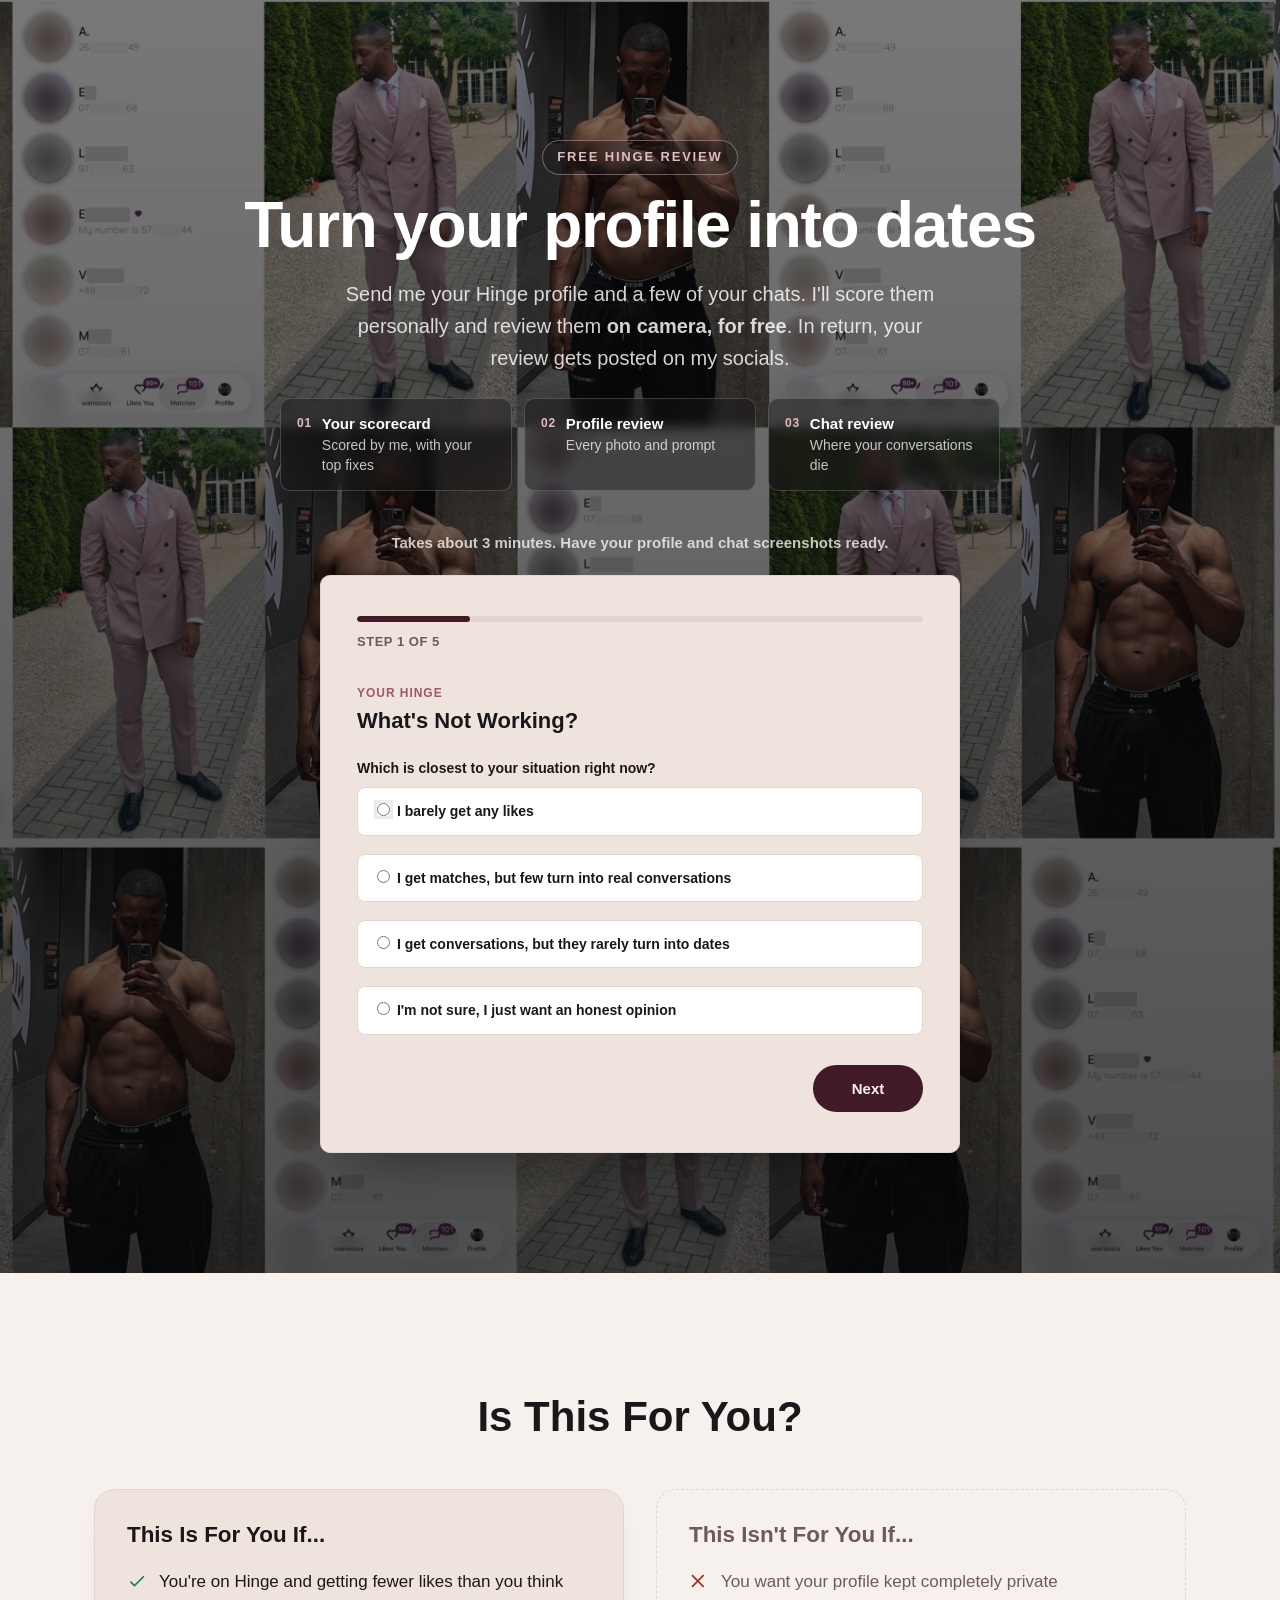
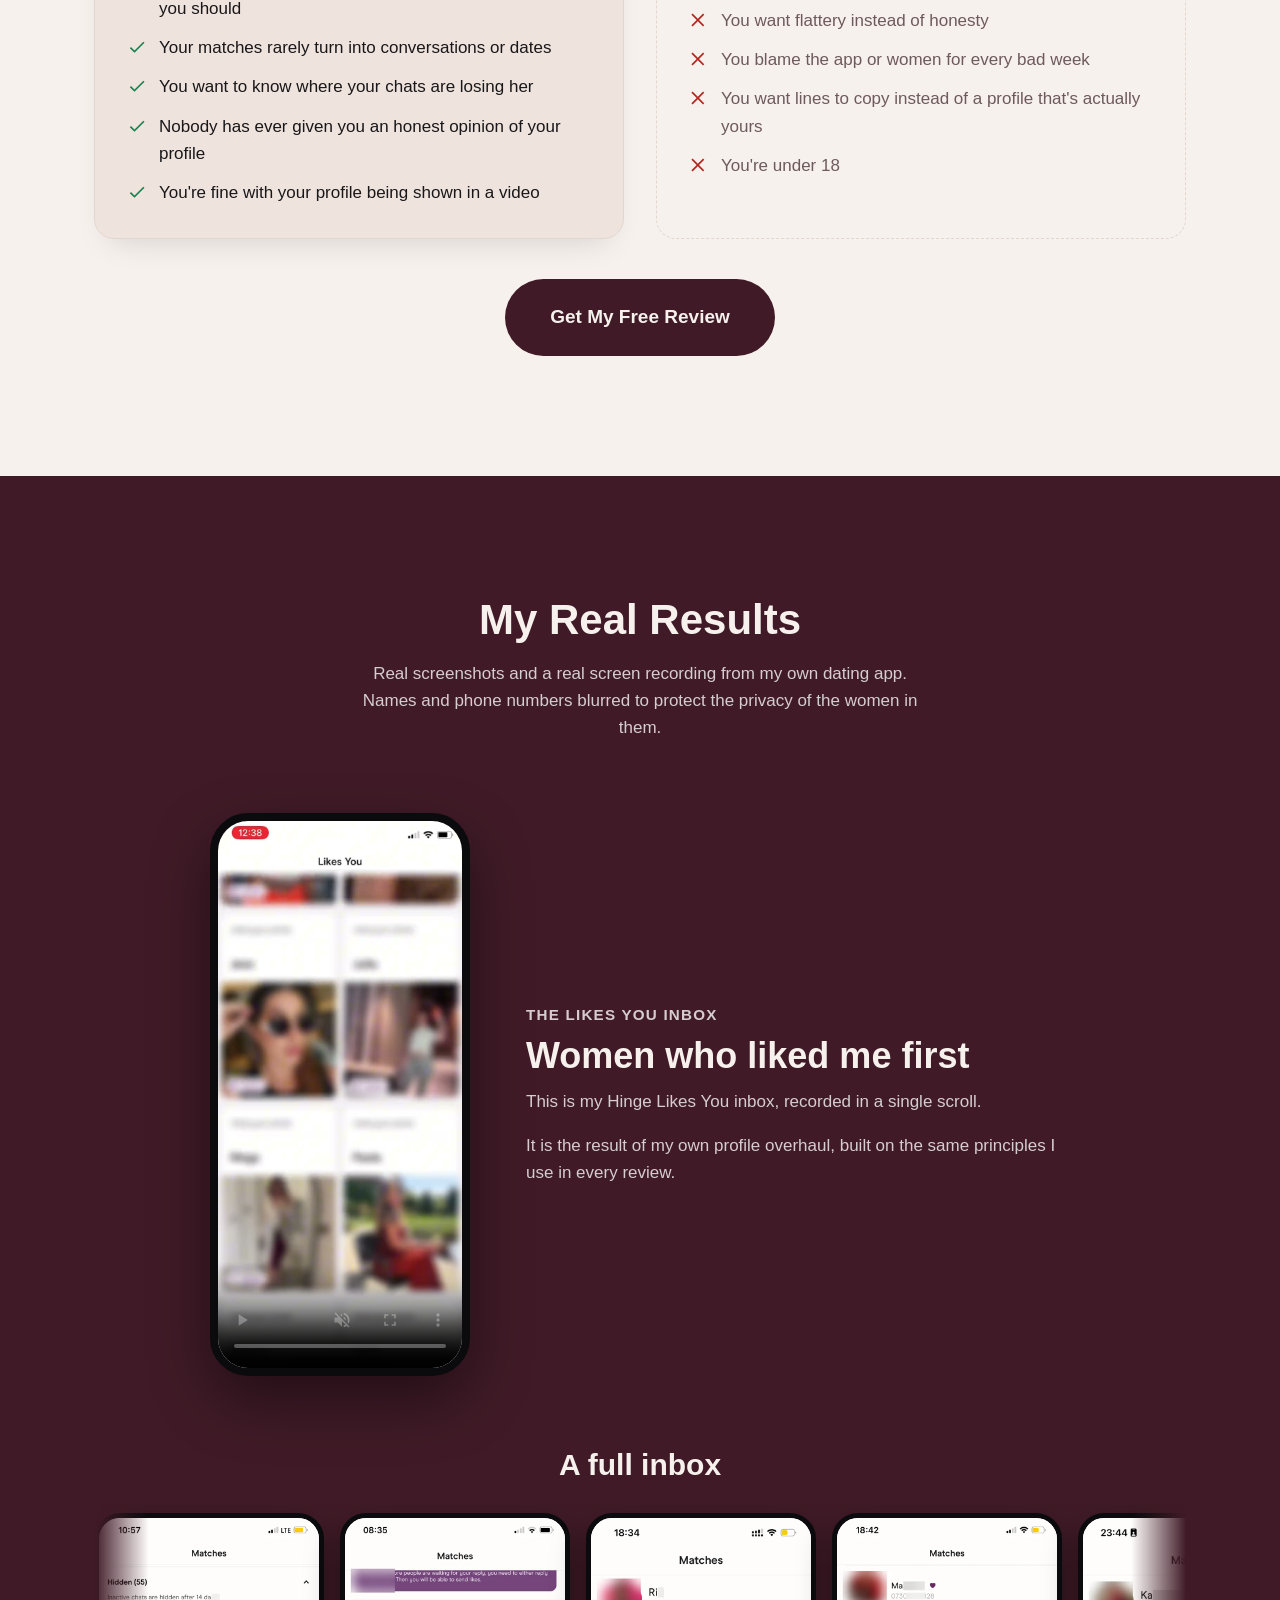
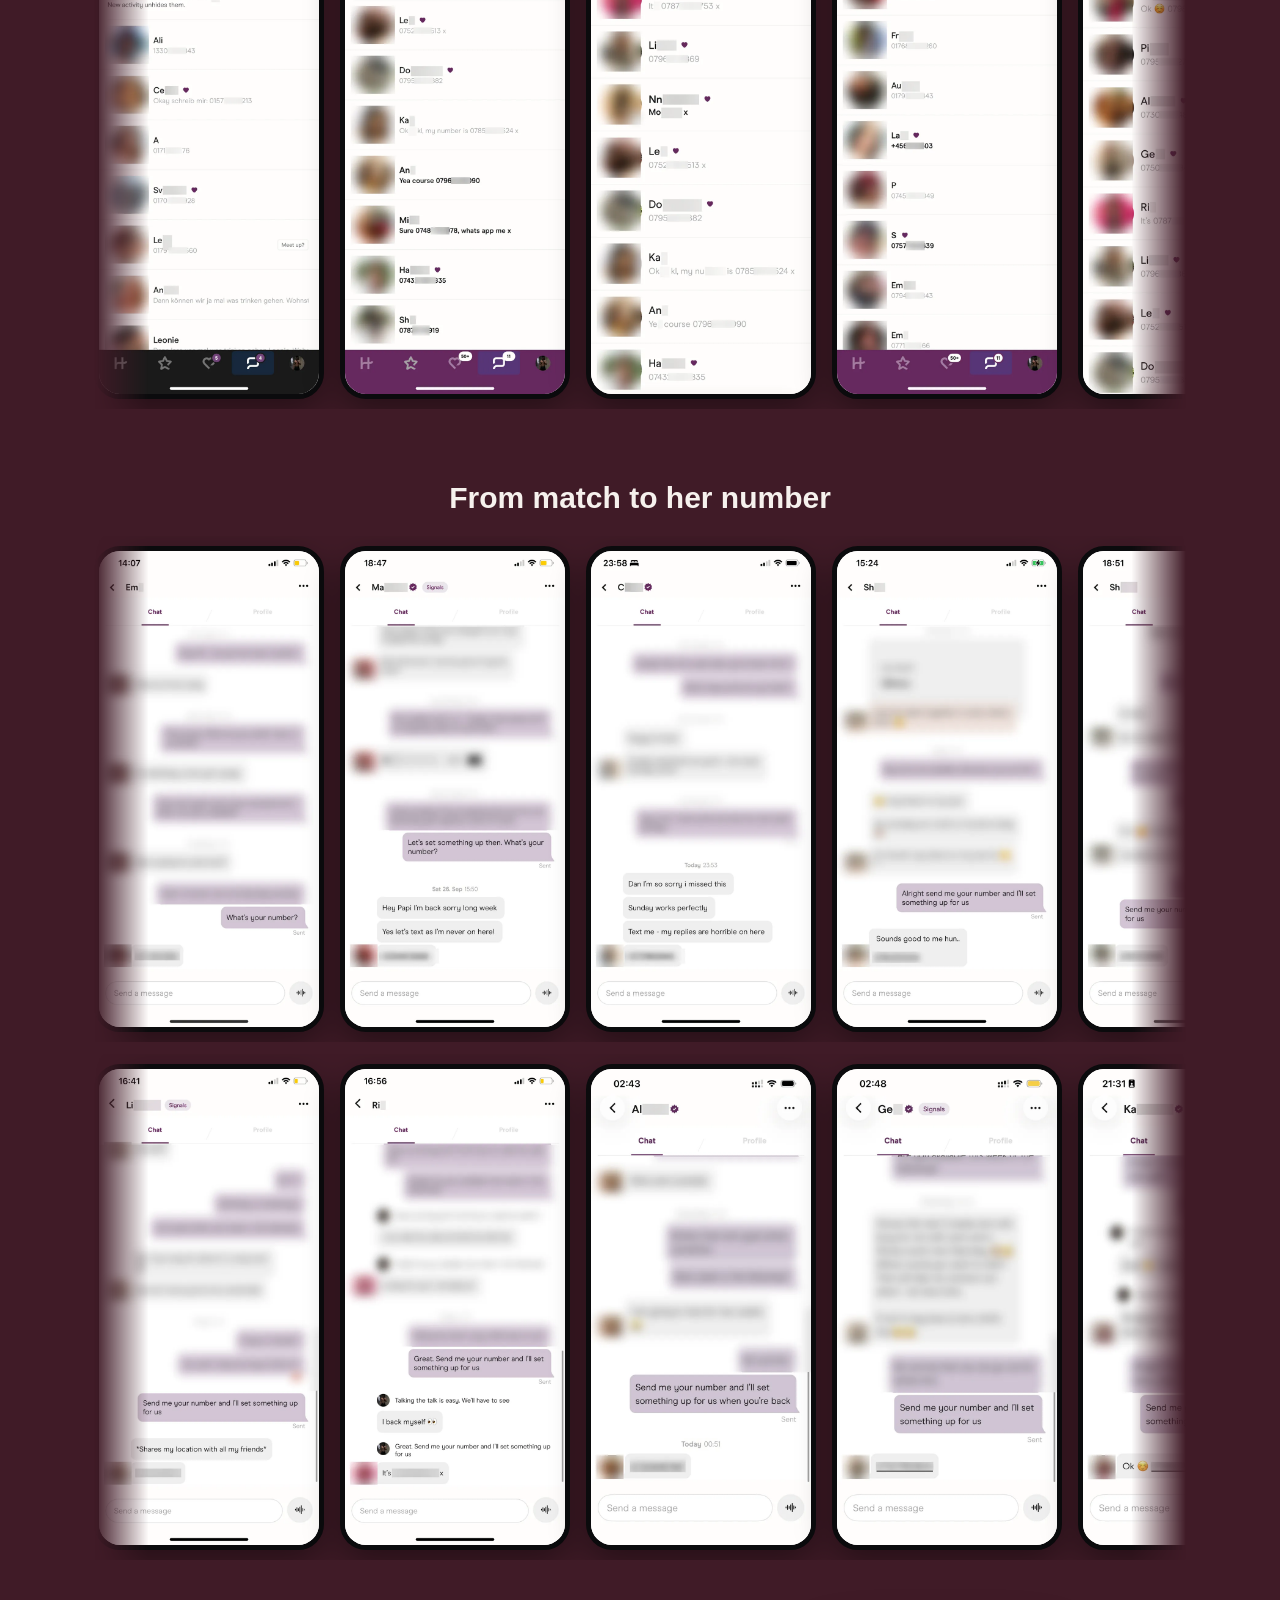
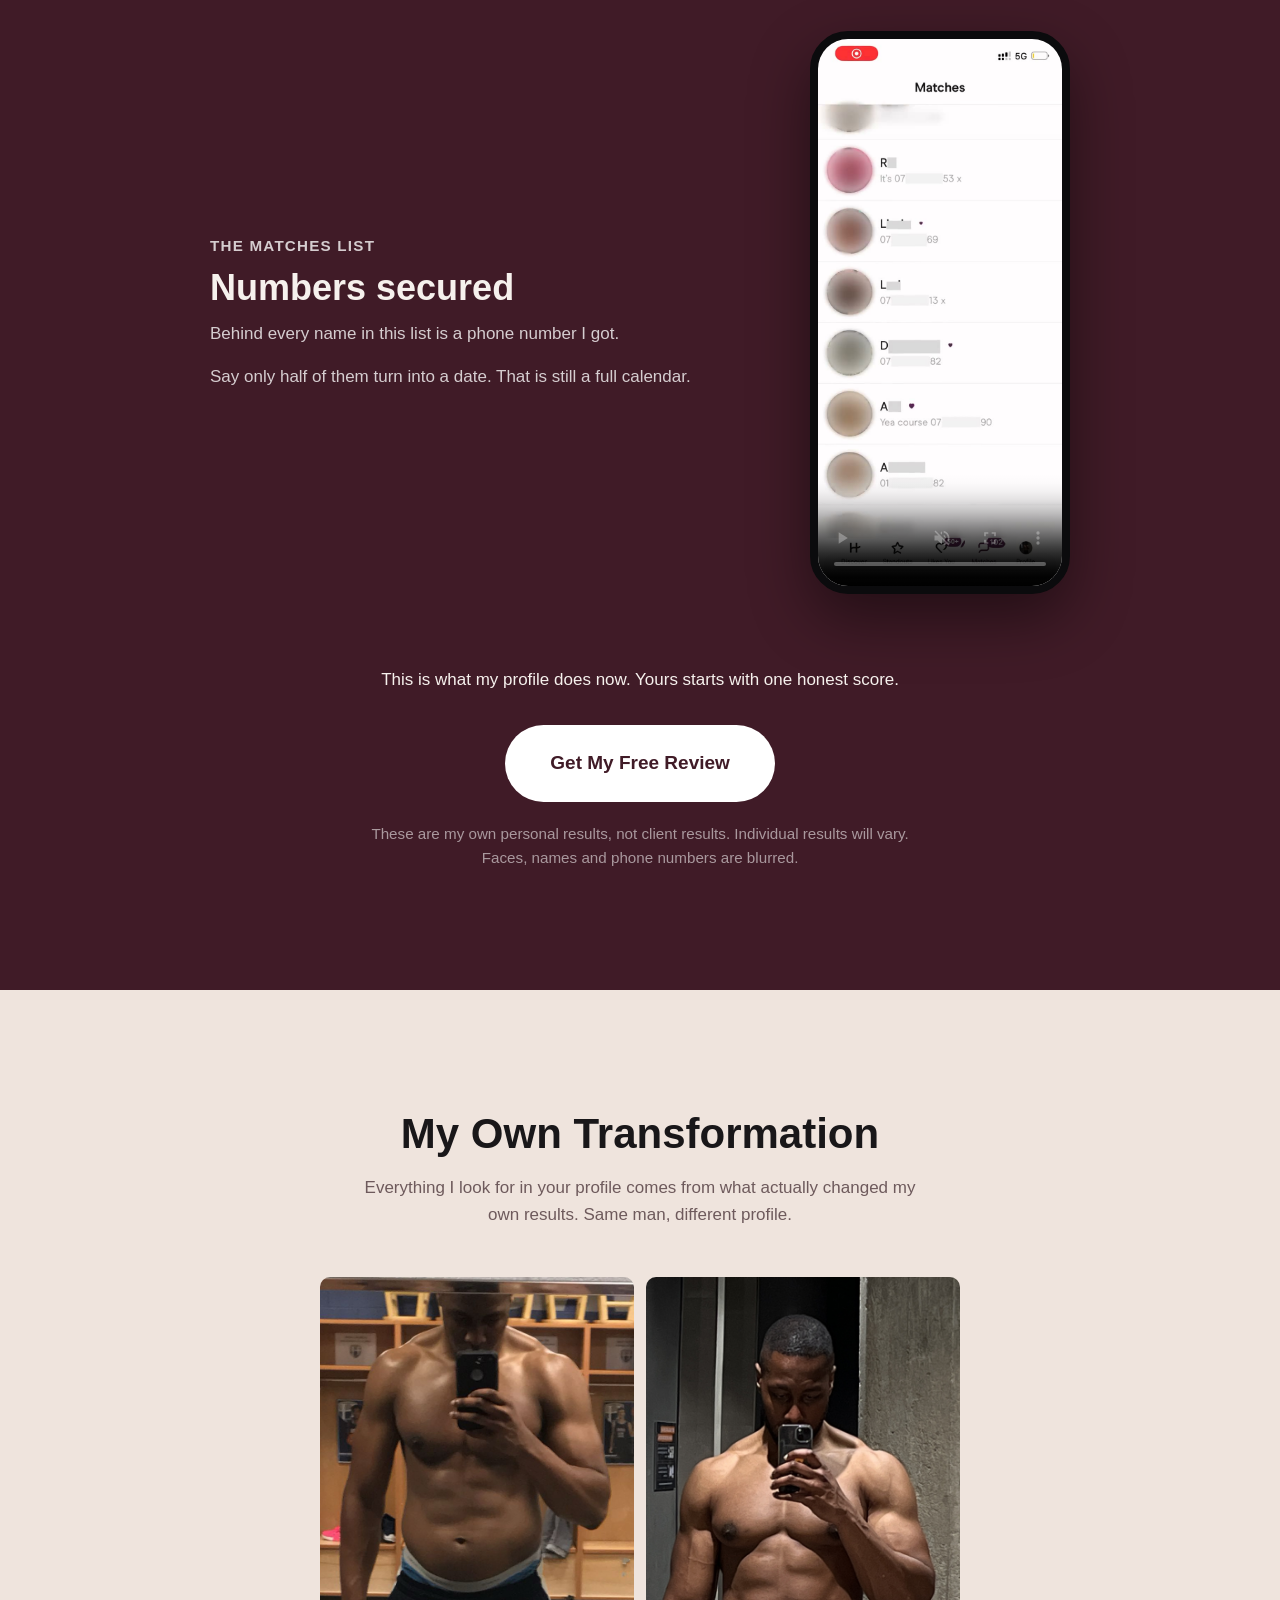
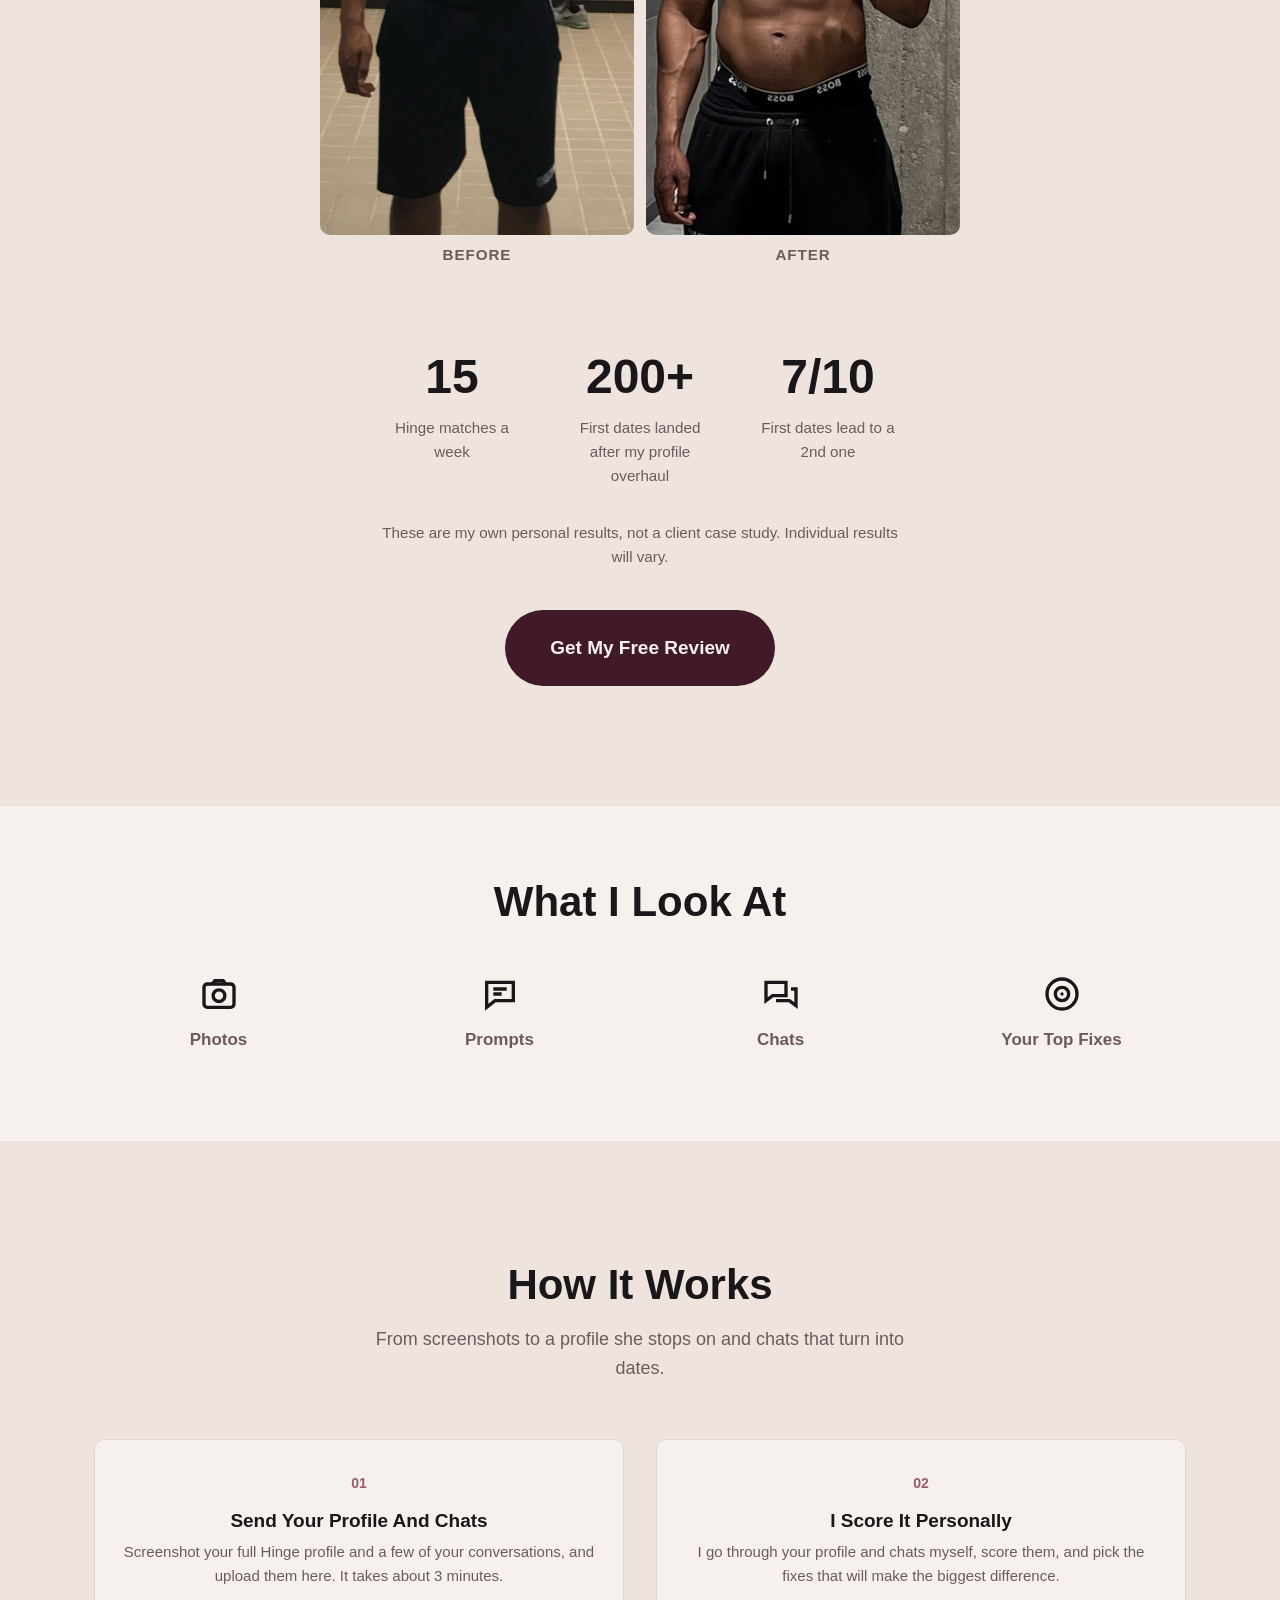
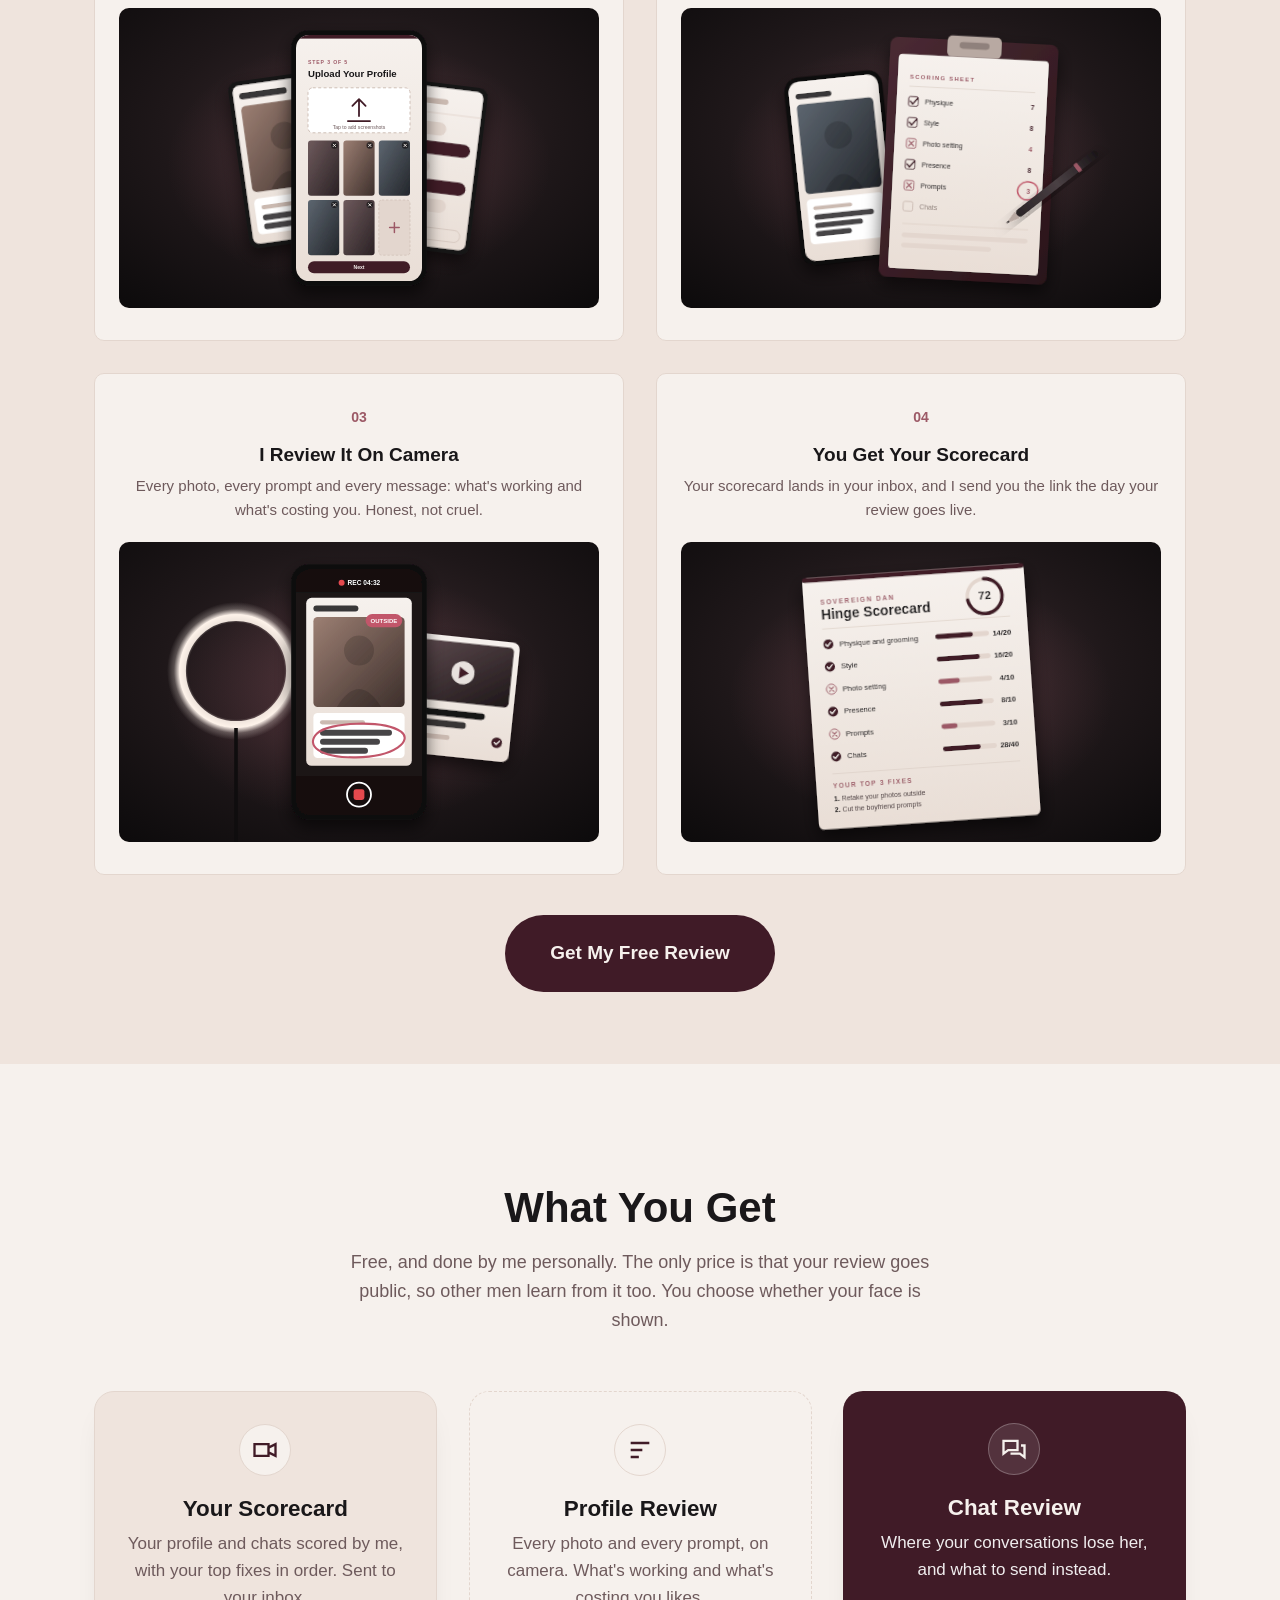
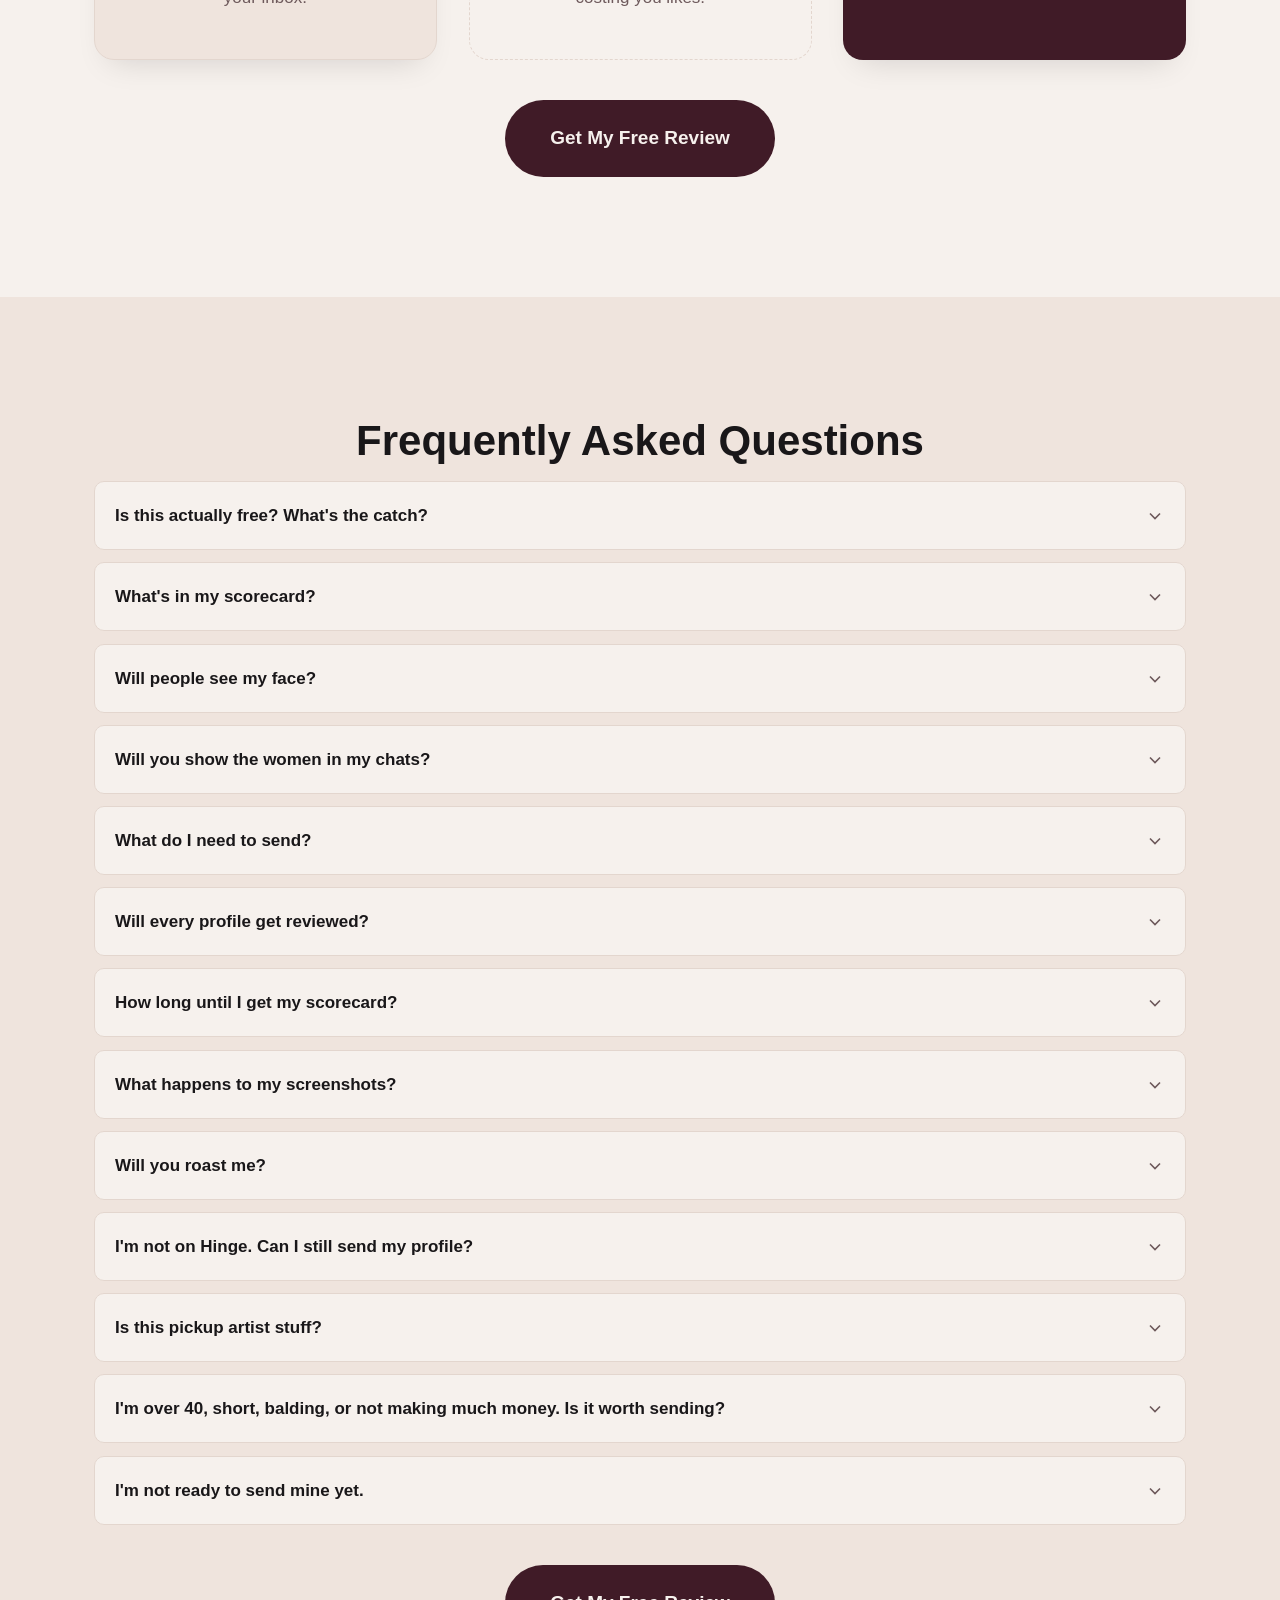
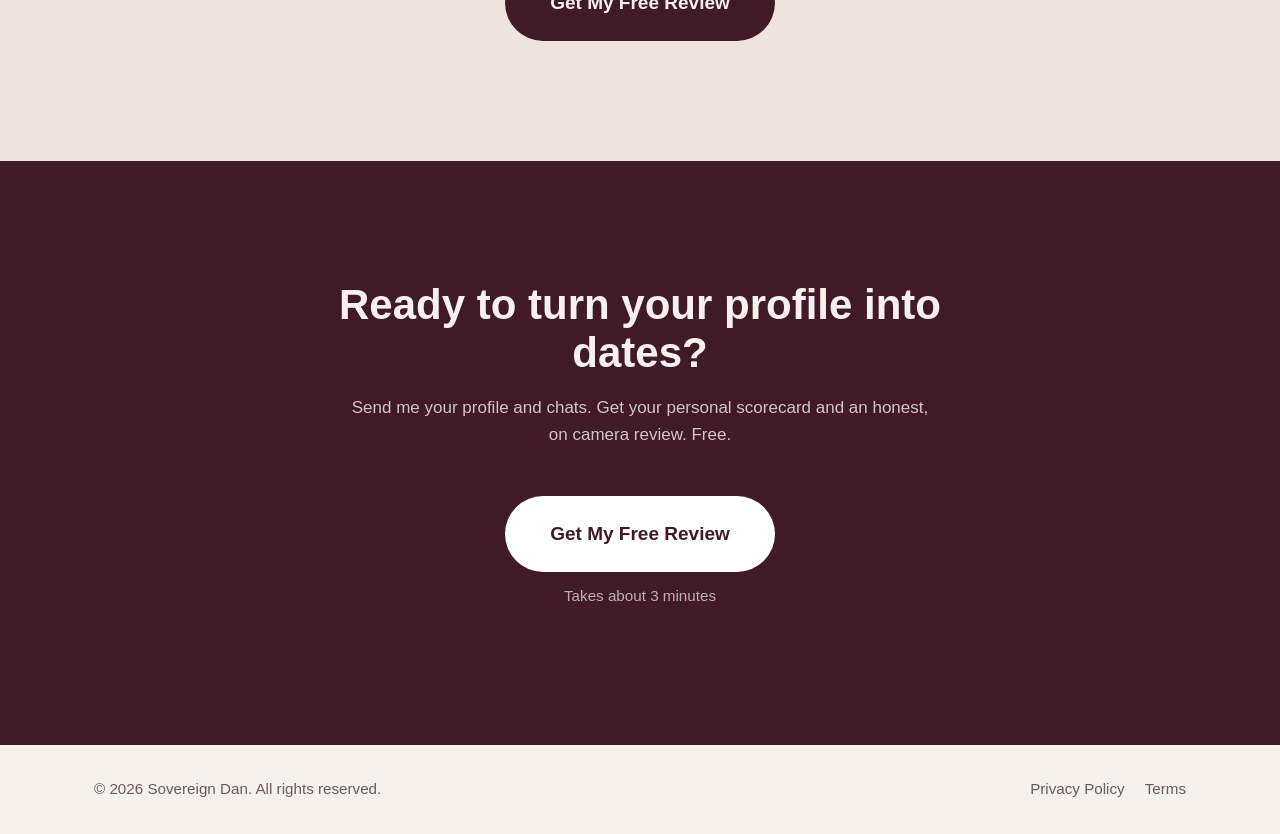
<file: index.html>
<!DOCTYPE html>
<html lang="en">
<head>
<meta charset="UTF-8" />
<meta name="viewport" content="width=device-width, initial-scale=1.0" />
<title>Sovereign Dan | Turn Your Profile Into Dates</title>
<meta name="description" content="Send me your Hinge profile and chats. I score them personally and review them on camera, for free." />
<!-- CONFIRM DOMAIN: sovereigndan.com is assumed. Change these four URLs if the live domain is different. -->
<link rel="canonical" href="https://sovereigndan.com/" />
<meta property="og:url" content="https://sovereigndan.com/" />

<meta property="og:title" content="Turn your profile into dates" />
<meta property="og:description" content="A free Hinge scorecard plus a profile and chat review, done personally by me." />
<meta property="og:image" content="https://sovereigndan.com/og-image.jpg" />
<meta property="og:image:width" content="1200" />
<meta property="og:image:height" content="630" />
<meta property="og:site_name" content="Sovereign Dan" />
<meta name="twitter:card" content="summary_large_image" />
<meta name="twitter:image" content="https://sovereigndan.com/og-image.jpg" />
<meta property="og:type" content="website" />

<link rel="icon" href="favicon.ico?v=2" sizes="48x48" />
<link rel="icon" type="image/png" sizes="32x32" href="favicon-32.png?v=2" />
<link rel="icon" type="image/png" sizes="192x192" href="favicon-192.png?v=2" />
<link rel="apple-touch-icon" href="apple-touch-icon.png?v=2" />
<meta name="theme-color" content="#401b27" />

<!-- Remove this once the page is ready to be found. -->
<meta name="robots" content="noindex" />

<link rel="stylesheet" href="styles.css?v=44" />
</head>
<body>

<main>

<!-- ================= 1. HERO + PROFILE SUBMISSION ================= -->
<section id="top" class="hero reveal" aria-labelledby="hero-heading">
  <div class="hero-bg" aria-hidden="true"></div>
  <div class="hero-overlay" aria-hidden="true"></div>
  <div class="container hero-inner">
    <p class="hero-eyebrow">Free Hinge Review</p>
    <h1 id="hero-heading" class="hero-headline">Turn your profile into dates</h1>
    <p class="hero-subheadline">Send me your Hinge profile and a few of your chats. I'll score them personally and review them <b>on camera, for free</b>. In return, your review gets posted on my socials.</p>

    <ul class="hero-offer" aria-label="What your free review includes">
      <li><span class="hero-offer-num">01</span><span><b>Your scorecard</b>Scored by me, with your top fixes</span></li>
      <li><span class="hero-offer-num">02</span><span><b>Profile review</b>Every photo and prompt</span></li>
      <li><span class="hero-offer-num">03</span><span><b>Chat review</b>Where your conversations die</span></li>
    </ul>

    <p class="hero-form-label" id="apply">Takes about 3 minutes. Have your profile and chat screenshots ready.</p>

    <div class="multistep-form" id="applyForm">

      <!-- progress -->
      <div class="form-progress">
        <div class="form-progress-bar">
          <div class="form-progress-fill" id="formProgressFill"></div>
        </div>
        <div class="form-progress-label">
          <span id="formStepLabel">Step 1 of 5</span>
        </div>
      </div>

      <form novalidate>

        <!-- STEP 1: WHAT'S NOT WORKING -->
        <div class="form-step is-active" data-step="1">
          <p class="form-step-kicker">Your Hinge</p>
          <h3 class="form-step-title">What's Not Working?</h3>
          <div class="form-field">
            <span class="form-field-label">Which is closest to your situation right now?</span>
            <div class="radio-group">
              <label class="radio-option">
                <input type="radio" name="problem" value="Barely any likes" required />
                <span>I barely get any likes</span>
              </label>
              <label class="radio-option">
                <input type="radio" name="problem" value="Matches but few conversations" />
                <span>I get matches, but few turn into real conversations</span>
              </label>
              <label class="radio-option">
                <input type="radio" name="problem" value="Conversations but few dates" />
                <span>I get conversations, but they rarely turn into dates</span>
              </label>
              <label class="radio-option">
                <input type="radio" name="problem" value="Wants an honest opinion" />
                <span>I'm not sure, I just want an honest opinion</span>
              </label>
            </div>
          </div>
        </div>

        <!-- STEP 2: ABOUT YOU -->
        <div class="form-step" data-step="2">
          <p class="form-step-kicker">About you</p>
          <h3 class="form-step-title">A Bit About You</h3>
          <p class="form-step-note">This sets up your review, like "29, software developer".</p>
          <div class="form-field">
            <label for="q_age">How old are you?</label>
            <input type="number" id="q_age" name="q_age" inputmode="numeric" min="18" max="99" placeholder="e.g. 29" required />
          </div>
          <div class="form-field">
            <label for="q_job">What do you do for work? <span class="form-optional">(optional)</span></label>
            <input type="text" id="q_job" name="q_job" maxlength="60" placeholder="e.g. Software developer" />
          </div>
          <div class="form-field">
            <label for="q_words">Anything you want me to look at? <span class="form-optional">(optional)</span></label>
            <textarea id="q_words" name="q_words" rows="3" maxlength="500" placeholder="e.g. what you're looking for, which photo you're unsure about"></textarea>
          </div>
        </div>

        <!-- STEP 3: PROFILE SCREENSHOTS -->
        <div class="form-step" data-step="3">
          <p class="form-step-kicker">Your profile</p>
          <h3 class="form-step-title">Upload Your Profile</h3>
          <p class="form-step-note">Open Hinge, go to your profile, tap <b>View</b>, and screenshot it from top to bottom: every photo and every prompt. Usually 4 to 8 screenshots.</p>
          <div class="form-field upload-field" data-upload="profile">
            <label class="upload-drop">
              <input type="file" name="files_profile" accept="image/*" multiple />
              <svg viewBox="0 0 24 24" width="28" height="28" aria-hidden="true"><path fill="none" stroke="currentColor" stroke-width="2" d="M12 16V4m0 0-4 4m4-4 4 4M4 16v3a1 1 0 0 0 1 1h14a1 1 0 0 0 1-1v-3"/></svg>
              <span class="upload-drop-title">Tap to add profile screenshots</span>
              <span class="upload-drop-sub">2 to 10 images</span>
            </label>
            <div class="upload-grid"></div>
            <p class="upload-error" role="alert"></p>
          </div>
        </div>

        <!-- STEP 4: CHAT SCREENSHOTS (optional) -->
        <div class="form-step" data-step="4">
          <p class="form-step-kicker">Your chats</p>
          <h3 class="form-step-title">Upload Your Chats</h3>
          <p class="form-step-note">Screenshot 1 to 3 Hinge conversations, from your first message to where it stopped. Ones that died are the most useful. No chats yet? Skip this step.</p>
          <div class="form-field upload-field" data-upload="chat">
            <label class="upload-drop">
              <input type="file" name="files_chat" accept="image/*" multiple />
              <svg viewBox="0 0 24 24" width="28" height="28" aria-hidden="true"><path fill="none" stroke="currentColor" stroke-width="2" d="M12 16V4m0 0-4 4m4-4 4 4M4 16v3a1 1 0 0 0 1 1h14a1 1 0 0 0 1-1v-3"/></svg>
              <span class="upload-drop-title">Tap to add chat screenshots</span>
              <span class="upload-drop-sub">Optional, up to 8 images</span>
            </label>
            <div class="upload-grid"></div>
            <p class="upload-error" role="alert"></p>
          </div>
          <p class="form-step-note upload-privacy">I blur her name and photos before anything is posted.</p>
        </div>

        <!-- STEP 5: DETAILS AND CONSENT. Submitting this step uploads everything. -->
        <div class="form-step" data-step="5">
          <p class="form-step-kicker">Last step</p>
          <h3 class="form-step-title">Where Do I Send Your Scorecard?</h3>
          <p class="form-step-note">I'll email you your scorecard, and the link to your review when it goes live.</p>
          <div class="form-field">
            <label for="q1">What's your first name?</label>
            <input type="text" id="q1" name="q1" placeholder="e.g. Michael" autocomplete="given-name" required />
          </div>
          <div class="form-field">
            <label for="q2">What's your email address?</label>
            <input type="email" id="q2" name="q2" placeholder="e.g. michael@email.com" autocomplete="email" required />
          </div>
          <div class="form-field">
            <span class="form-field-label">In the video, should I blur your face?</span>
            <div class="radio-group radio-group-inline">
              <label class="radio-option">
                <input type="radio" name="blur" value="Show face" required />
                <span>No, show my face</span>
              </label>
              <label class="radio-option">
                <input type="radio" name="blur" value="Blur face" />
                <span>Yes, blur my face</span>
              </label>
            </div>
          </div>
          <div class="form-field form-consent">
            <label class="consent-option">
              <input type="checkbox" id="q_feature" name="q_feature" value="yes" required />
              <span>I agree that my profile and chat screenshots can be shown and discussed in a review video on Sovereign Dan's Instagram, TikTok and YouTube. I'm 18 or older and these are my own photos. <a href="terms.html" target="_blank" rel="noopener">Terms</a></span>
            </label>
          </div>
          <div class="form-field">
            <label class="consent-option">
              <input type="checkbox" id="q_tips" name="q_tips" value="yes" />
              <span>Also email me my best Hinge tips. Unsubscribe in one click. <a href="privacy.html" target="_blank" rel="noopener">Privacy policy</a></span>
            </label>
          </div>
          <p class="upload-error" id="submitError" role="alert"></p>
        </div>

        <!-- NAV -->
        <div class="form-nav">
          <button type="button" class="btn btn-ghost form-back" id="formBack">Back</button>
          <button type="button" class="btn btn-primary form-next" id="formNext">Next</button>
          <button type="submit" class="btn btn-primary form-submit" id="formSubmit">Send My Profile</button>
        </div>

      </form>

      <!-- ================= SUCCESS (shown in place of the form after upload) ================= -->
      <div class="scorecard-results" id="submitSuccess" hidden>
        <div class="scorecard-score-ring">
          <svg viewBox="0 0 24 24" width="44" height="44" aria-hidden="true"><path fill="none" stroke="currentColor" stroke-width="2.5" d="M5 12.5 10 17 19 7"/></svg>
        </div>
        <h3 class="scorecard-results-heading" id="successHeading">You're in.</h3>
        <p class="scorecard-bottleneck-callout" id="successText">Your profile is in my review queue. I'll email you your scorecard, and the link to your review when it goes live.</p>

        <div class="scorecard-panel">
          <h4 class="scorecard-panel-title">Don't Miss Your Review</h4>
          <p class="scorecard-panel-text">Follow me so you see your review the day it goes up, plus every other review I post.</p>
          <div class="success-socials">
            <a class="btn btn-primary" href="https://www.instagram.com/sovereigndan1/" target="_blank" rel="noopener noreferrer" data-social="instagram">Instagram</a>
            <a class="btn btn-ghost" href="https://www.tiktok.com/@sovereigndan" target="_blank" rel="noopener noreferrer" data-social="tiktok">TikTok</a>
            <a class="btn btn-ghost" href="https://www.youtube.com/@sovereigndan" target="_blank" rel="noopener noreferrer" data-social="youtube">YouTube</a>
          </div>
        </div>
      </div>
    </div>
  </div>
</section>

<!-- ================= QUALIFY: for / not for ================= -->
<section id="qualify" class="section qualify reveal" aria-labelledby="qualify-heading">
  <div class="container">
    <h2 id="qualify-heading" class="section-title">Is This For You?</h2>

    <div class="qualify-grid">
      <div class="qualify-panel qualify-for reveal reveal-left">
        <h3>This Is For You If...</h3>
        <ul class="qualify-list qualify-list-positive">
          <li>You're on Hinge and getting fewer likes than you think you should</li>
          <li>Your matches rarely turn into conversations or dates</li>
          <li>You want to know where your chats are losing her</li>
          <li>Nobody has ever given you an honest opinion of your profile</li>
          <li>You're fine with your profile being shown in a video</li>
                  </ul>
      </div>
      <div class="qualify-panel qualify-notfor reveal reveal-right">
        <h3>This Isn't For You If...</h3>
        <ul class="qualify-list qualify-list-negative">
          <li>You want your profile kept completely private</li>
          <li>You want flattery instead of honesty</li>
          <li>You blame the app or women for every bad week</li>
          <li>You want lines to copy instead of a profile that's actually yours</li>
          <li>You're under 18</li>
        </ul>
      </div>
    </div>

    <div class="section-cta">
      <a href="#apply" class="btn btn-primary" data-cta-location="qualify">Get My Free Review</a>
    </div>
  </div>
</section>

<!-- ================= RESULTS: dating app proof (screenshots + screen recording of my own accounts,
     faces, names and numbers blurred; originals are NOT published, see proof) ================= -->
<section id="results" class="section results" aria-labelledby="results-heading">
  <div class="container">
    <h2 id="results-heading" class="section-title reveal">My Real Results</h2>
    <p class="results-intro reveal">Real screenshots and a real screen recording from my own dating app. Names and phone numbers blurred to protect the privacy of the women in them.</p>

    <div class="results-feature reveal">
      <div class="results-phone">
        <video id="resultsVideo" muted loop playsinline preload="metadata" poster="likes-you-poster.jpg" aria-label="Screen recording scrolling through the Likes You inbox of my dating app, faces and names blurred">
          <source src="likes-you.mp4" type="video/mp4" />
        </video>
      </div>
      <div class="results-feature-copy">
        <p class="results-kicker">The Likes You inbox</p>
        <h3 class="results-feature-title">Women who liked me first</h3>
        <p>This is my Hinge Likes You inbox, recorded in a single scroll.</p>
        <p>It is the result of my own profile overhaul, built on the same principles I use in every review.</p>
      </div>
    </div>

    <div class="results-row-block reveal">
      <h3 class="results-row-title">A full inbox</h3>
      <div class="marquee" style="--marquee-duration: 46s">
        <div class="marquee-track">
          <div class="marquee-set">
          <button type="button" class="shot" data-index="0" data-full="inbox-01.webp"><img src="inbox-01.webp" alt="Dating app inbox with the women's faces, names and numbers blurred" width="720" height="1558" loading="lazy" decoding="async" /></button>
          <button type="button" class="shot" data-index="1" data-full="inbox-02.webp"><img src="inbox-02.webp" alt="Dating app inbox with the women's faces, names and numbers blurred" width="720" height="1558" loading="lazy" decoding="async" /></button>
          <button type="button" class="shot" data-index="2" data-full="inbox-03.webp"><img src="inbox-03.webp" alt="Dating app inbox with the women's faces, names and numbers blurred" width="720" height="1558" loading="lazy" decoding="async" /></button>
          <button type="button" class="shot" data-index="3" data-full="inbox-04.webp"><img src="inbox-04.webp" alt="Dating app inbox with the women's faces, names and numbers blurred" width="720" height="1558" loading="lazy" decoding="async" /></button>
          <button type="button" class="shot" data-index="4" data-full="inbox-05.webp"><img src="inbox-05.webp" alt="Dating app inbox with the women's faces, names and numbers blurred" width="720" height="1558" loading="lazy" decoding="async" /></button>
          <button type="button" class="shot" data-index="5" data-full="inbox-06.webp"><img src="inbox-06.webp" alt="Dating app inbox with the women's faces, names and numbers blurred" width="720" height="1558" loading="lazy" decoding="async" /></button>
          </div>
          <div class="marquee-set" aria-hidden="true">
          <button type="button" class="shot" data-index="0" data-full="inbox-01.webp" aria-hidden="true" tabindex="-1"><img src="inbox-01.webp" alt="Dating app inbox with the women's faces, names and numbers blurred" width="720" height="1558" loading="lazy" decoding="async" /></button>
          <button type="button" class="shot" data-index="1" data-full="inbox-02.webp" aria-hidden="true" tabindex="-1"><img src="inbox-02.webp" alt="Dating app inbox with the women's faces, names and numbers blurred" width="720" height="1558" loading="lazy" decoding="async" /></button>
          <button type="button" class="shot" data-index="2" data-full="inbox-03.webp" aria-hidden="true" tabindex="-1"><img src="inbox-03.webp" alt="Dating app inbox with the women's faces, names and numbers blurred" width="720" height="1558" loading="lazy" decoding="async" /></button>
          <button type="button" class="shot" data-index="3" data-full="inbox-04.webp" aria-hidden="true" tabindex="-1"><img src="inbox-04.webp" alt="Dating app inbox with the women's faces, names and numbers blurred" width="720" height="1558" loading="lazy" decoding="async" /></button>
          <button type="button" class="shot" data-index="4" data-full="inbox-05.webp" aria-hidden="true" tabindex="-1"><img src="inbox-05.webp" alt="Dating app inbox with the women's faces, names and numbers blurred" width="720" height="1558" loading="lazy" decoding="async" /></button>
          <button type="button" class="shot" data-index="5" data-full="inbox-06.webp" aria-hidden="true" tabindex="-1"><img src="inbox-06.webp" alt="Dating app inbox with the women's faces, names and numbers blurred" width="720" height="1558" loading="lazy" decoding="async" /></button>
          </div>
        </div>
      </div>
    </div>

    <div class="results-row-block reveal">
      <h3 class="results-row-title">From match to her number</h3>
      <div class="marquee" style="--marquee-duration: 80s">
        <div class="marquee-track">
          <div class="marquee-set">
          <button type="button" class="shot" data-index="6" data-full="chat-01.webp?v=2"><img src="chat-01.webp?v=2" alt="Dating app conversation with the woman's details blurred" width="720" height="1558" loading="lazy" decoding="async" /></button>
          <button type="button" class="shot" data-index="7" data-full="chat-02.webp?v=2"><img src="chat-02.webp?v=2" alt="Dating app conversation with the woman's details blurred" width="720" height="1558" loading="lazy" decoding="async" /></button>
          <button type="button" class="shot" data-index="8" data-full="chat-03.webp?v=2"><img src="chat-03.webp?v=2" alt="Dating app conversation with the woman's details blurred" width="720" height="1558" loading="lazy" decoding="async" /></button>
          <button type="button" class="shot" data-index="9" data-full="chat-04.webp?v=2"><img src="chat-04.webp?v=2" alt="Dating app conversation with the woman's details blurred" width="720" height="1558" loading="lazy" decoding="async" /></button>
          <button type="button" class="shot" data-index="10" data-full="chat-05.webp?v=2"><img src="chat-05.webp?v=2" alt="Dating app conversation with the woman's details blurred" width="720" height="1558" loading="lazy" decoding="async" /></button>
          <button type="button" class="shot" data-index="11" data-full="chat-06.webp?v=2"><img src="chat-06.webp?v=2" alt="Dating app conversation with the woman's details blurred" width="720" height="1558" loading="lazy" decoding="async" /></button>
          <button type="button" class="shot" data-index="12" data-full="chat-07.webp?v=2"><img src="chat-07.webp?v=2" alt="Dating app conversation with the woman's details blurred" width="720" height="1558" loading="lazy" decoding="async" /></button>
          <button type="button" class="shot" data-index="13" data-full="chat-08.webp?v=2"><img src="chat-08.webp?v=2" alt="Dating app conversation with the woman's details blurred" width="720" height="1558" loading="lazy" decoding="async" /></button>
          <button type="button" class="shot" data-index="14" data-full="chat-09.webp?v=2"><img src="chat-09.webp?v=2" alt="Dating app conversation with the woman's details blurred" width="720" height="1558" loading="lazy" decoding="async" /></button>
          <button type="button" class="shot" data-index="15" data-full="chat-10.webp?v=2"><img src="chat-10.webp?v=2" alt="Dating app conversation with the woman's details blurred" width="720" height="1558" loading="lazy" decoding="async" /></button>
          <button type="button" class="shot" data-index="16" data-full="chat-11.webp?v=2"><img src="chat-11.webp?v=2" alt="Dating app conversation with the woman's details blurred" width="720" height="1558" loading="lazy" decoding="async" /></button>
          </div>
          <div class="marquee-set" aria-hidden="true">
          <button type="button" class="shot" data-index="6" data-full="chat-01.webp?v=2" aria-hidden="true" tabindex="-1"><img src="chat-01.webp?v=2" alt="Dating app conversation with the woman's details blurred" width="720" height="1558" loading="lazy" decoding="async" /></button>
          <button type="button" class="shot" data-index="7" data-full="chat-02.webp?v=2" aria-hidden="true" tabindex="-1"><img src="chat-02.webp?v=2" alt="Dating app conversation with the woman's details blurred" width="720" height="1558" loading="lazy" decoding="async" /></button>
          <button type="button" class="shot" data-index="8" data-full="chat-03.webp?v=2" aria-hidden="true" tabindex="-1"><img src="chat-03.webp?v=2" alt="Dating app conversation with the woman's details blurred" width="720" height="1558" loading="lazy" decoding="async" /></button>
          <button type="button" class="shot" data-index="9" data-full="chat-04.webp?v=2" aria-hidden="true" tabindex="-1"><img src="chat-04.webp?v=2" alt="Dating app conversation with the woman's details blurred" width="720" height="1558" loading="lazy" decoding="async" /></button>
          <button type="button" class="shot" data-index="10" data-full="chat-05.webp?v=2" aria-hidden="true" tabindex="-1"><img src="chat-05.webp?v=2" alt="Dating app conversation with the woman's details blurred" width="720" height="1558" loading="lazy" decoding="async" /></button>
          <button type="button" class="shot" data-index="11" data-full="chat-06.webp?v=2" aria-hidden="true" tabindex="-1"><img src="chat-06.webp?v=2" alt="Dating app conversation with the woman's details blurred" width="720" height="1558" loading="lazy" decoding="async" /></button>
          <button type="button" class="shot" data-index="12" data-full="chat-07.webp?v=2" aria-hidden="true" tabindex="-1"><img src="chat-07.webp?v=2" alt="Dating app conversation with the woman's details blurred" width="720" height="1558" loading="lazy" decoding="async" /></button>
          <button type="button" class="shot" data-index="13" data-full="chat-08.webp?v=2" aria-hidden="true" tabindex="-1"><img src="chat-08.webp?v=2" alt="Dating app conversation with the woman's details blurred" width="720" height="1558" loading="lazy" decoding="async" /></button>
          <button type="button" class="shot" data-index="14" data-full="chat-09.webp?v=2" aria-hidden="true" tabindex="-1"><img src="chat-09.webp?v=2" alt="Dating app conversation with the woman's details blurred" width="720" height="1558" loading="lazy" decoding="async" /></button>
          <button type="button" class="shot" data-index="15" data-full="chat-10.webp?v=2" aria-hidden="true" tabindex="-1"><img src="chat-10.webp?v=2" alt="Dating app conversation with the woman's details blurred" width="720" height="1558" loading="lazy" decoding="async" /></button>
          <button type="button" class="shot" data-index="16" data-full="chat-11.webp?v=2" aria-hidden="true" tabindex="-1"><img src="chat-11.webp?v=2" alt="Dating app conversation with the woman's details blurred" width="720" height="1558" loading="lazy" decoding="async" /></button>
          </div>
        </div>
      </div>
      <div class="marquee is-reverse" style="--marquee-duration: 86s">
        <div class="marquee-track">
          <div class="marquee-set">
          <button type="button" class="shot" data-index="17" data-full="chat-12.webp?v=2"><img src="chat-12.webp?v=2" alt="Dating app conversation with the woman's details blurred" width="720" height="1558" loading="lazy" decoding="async" /></button>
          <button type="button" class="shot" data-index="18" data-full="chat-13.webp?v=2"><img src="chat-13.webp?v=2" alt="Dating app conversation with the woman's details blurred" width="720" height="1558" loading="lazy" decoding="async" /></button>
          <button type="button" class="shot" data-index="19" data-full="chat-14.webp?v=2"><img src="chat-14.webp?v=2" alt="Dating app conversation with the woman's details blurred" width="720" height="1558" loading="lazy" decoding="async" /></button>
          <button type="button" class="shot" data-index="20" data-full="chat-15.webp?v=2"><img src="chat-15.webp?v=2" alt="Dating app conversation with the woman's details blurred" width="720" height="1558" loading="lazy" decoding="async" /></button>
          <button type="button" class="shot" data-index="21" data-full="chat-16.webp?v=2"><img src="chat-16.webp?v=2" alt="Dating app conversation with the woman's details blurred" width="720" height="1558" loading="lazy" decoding="async" /></button>
          <button type="button" class="shot" data-index="22" data-full="chat-17.webp?v=2"><img src="chat-17.webp?v=2" alt="Dating app conversation with the woman's details blurred" width="720" height="1558" loading="lazy" decoding="async" /></button>
          <button type="button" class="shot" data-index="23" data-full="chat-18.webp?v=2"><img src="chat-18.webp?v=2" alt="Dating app conversation with the woman's details blurred" width="720" height="1558" loading="lazy" decoding="async" /></button>
          <button type="button" class="shot" data-index="24" data-full="chat-19.webp?v=2"><img src="chat-19.webp?v=2" alt="Dating app conversation with the woman's details blurred" width="720" height="1558" loading="lazy" decoding="async" /></button>
          <button type="button" class="shot" data-index="25" data-full="chat-20.webp?v=2"><img src="chat-20.webp?v=2" alt="Dating app conversation with the woman's details blurred" width="720" height="1558" loading="lazy" decoding="async" /></button>
          <button type="button" class="shot" data-index="26" data-full="chat-21.webp?v=2"><img src="chat-21.webp?v=2" alt="Dating app conversation with the woman's details blurred" width="720" height="1558" loading="lazy" decoding="async" /></button>
          <button type="button" class="shot" data-index="27" data-full="chat-22.webp?v=2"><img src="chat-22.webp?v=2" alt="Dating app conversation with the woman's details blurred" width="720" height="1558" loading="lazy" decoding="async" /></button>
          </div>
          <div class="marquee-set" aria-hidden="true">
          <button type="button" class="shot" data-index="17" data-full="chat-12.webp?v=2" aria-hidden="true" tabindex="-1"><img src="chat-12.webp?v=2" alt="Dating app conversation with the woman's details blurred" width="720" height="1558" loading="lazy" decoding="async" /></button>
          <button type="button" class="shot" data-index="18" data-full="chat-13.webp?v=2" aria-hidden="true" tabindex="-1"><img src="chat-13.webp?v=2" alt="Dating app conversation with the woman's details blurred" width="720" height="1558" loading="lazy" decoding="async" /></button>
          <button type="button" class="shot" data-index="19" data-full="chat-14.webp?v=2" aria-hidden="true" tabindex="-1"><img src="chat-14.webp?v=2" alt="Dating app conversation with the woman's details blurred" width="720" height="1558" loading="lazy" decoding="async" /></button>
          <button type="button" class="shot" data-index="20" data-full="chat-15.webp?v=2" aria-hidden="true" tabindex="-1"><img src="chat-15.webp?v=2" alt="Dating app conversation with the woman's details blurred" width="720" height="1558" loading="lazy" decoding="async" /></button>
          <button type="button" class="shot" data-index="21" data-full="chat-16.webp?v=2" aria-hidden="true" tabindex="-1"><img src="chat-16.webp?v=2" alt="Dating app conversation with the woman's details blurred" width="720" height="1558" loading="lazy" decoding="async" /></button>
          <button type="button" class="shot" data-index="22" data-full="chat-17.webp?v=2" aria-hidden="true" tabindex="-1"><img src="chat-17.webp?v=2" alt="Dating app conversation with the woman's details blurred" width="720" height="1558" loading="lazy" decoding="async" /></button>
          <button type="button" class="shot" data-index="23" data-full="chat-18.webp?v=2" aria-hidden="true" tabindex="-1"><img src="chat-18.webp?v=2" alt="Dating app conversation with the woman's details blurred" width="720" height="1558" loading="lazy" decoding="async" /></button>
          <button type="button" class="shot" data-index="24" data-full="chat-19.webp?v=2" aria-hidden="true" tabindex="-1"><img src="chat-19.webp?v=2" alt="Dating app conversation with the woman's details blurred" width="720" height="1558" loading="lazy" decoding="async" /></button>
          <button type="button" class="shot" data-index="25" data-full="chat-20.webp?v=2" aria-hidden="true" tabindex="-1"><img src="chat-20.webp?v=2" alt="Dating app conversation with the woman's details blurred" width="720" height="1558" loading="lazy" decoding="async" /></button>
          <button type="button" class="shot" data-index="26" data-full="chat-21.webp?v=2" aria-hidden="true" tabindex="-1"><img src="chat-21.webp?v=2" alt="Dating app conversation with the woman's details blurred" width="720" height="1558" loading="lazy" decoding="async" /></button>
          <button type="button" class="shot" data-index="27" data-full="chat-22.webp?v=2" aria-hidden="true" tabindex="-1"><img src="chat-22.webp?v=2" alt="Dating app conversation with the woman's details blurred" width="720" height="1558" loading="lazy" decoding="async" /></button>
          </div>
        </div>
      </div>
    </div>

    <div class="results-feature results-feature--reverse reveal">
      <div class="results-phone">
        <video id="matchListVideo" muted loop playsinline preload="metadata" poster="match-list-poster.jpg" aria-label="Screen recording scrolling through the Matches list of my dating app, showing 102 open chats and 50 plus likes, faces, names and phone numbers blurred">
          <source src="match-list.mp4" type="video/mp4" />
        </video>
      </div>
      <div class="results-feature-copy">
        <p class="results-kicker">The Matches list</p>
        <h3 class="results-feature-title">Numbers secured</h3>
        <p>Behind every name in this list is a phone number I got.</p>
        <p>Say only half of them turn into a date. That is still a full calendar.</p>
      </div>
    </div>

    <div class="results-close reveal">
      <p class="results-close-line">This is what my profile does now. Yours starts with one honest score.</p>
      <a href="#apply" class="btn btn-primary" data-cta-location="results">Get My Free Review</a>
      <p class="results-disclaimer">These are my own personal results, not client results. Individual results will vary. Faces, names and phone numbers are blurred.</p>
    </div>
  </div>
</section>

<!-- ================= PROOF STRIP ================= -->
<section id="proof" class="section proof reveal" aria-labelledby="proof-heading">
  <div class="container">
    <h2 id="proof-heading" class="section-title">My Own Transformation</h2>
    <p class="proof-intro">Everything I look for in your profile comes from what actually changed my own results. Same man, different profile.</p>

    <div class="proof-images">
      <figure class="proof-image reveal reveal-left">
        <div class="proof-carousel" data-carousel>
          <div class="proof-carousel-track">
            <div class="proof-carousel-slide is-active"><img src="before1.jpg" alt="Before photo 1" loading="lazy" /></div>
            <div class="proof-carousel-slide"><img src="before2.jpg" alt="Before photo 2" loading="lazy" /></div>
            <div class="proof-carousel-slide"><img src="before3.jpg" alt="Before photo 3" loading="lazy" /></div>
            <div class="proof-carousel-slide"><img src="before4.jpg" alt="Before photo 4" loading="lazy" /></div>
          </div>
        </div>
        <figcaption>Before</figcaption>
      </figure>
      <figure class="proof-image reveal reveal-right">
        <div class="proof-carousel" data-carousel>
          <div class="proof-carousel-track">
            <div class="proof-carousel-slide is-active"><img src="after1.jpg" alt="After photo 1" loading="lazy" /></div>
            <div class="proof-carousel-slide"><img src="after2.jpg" alt="After photo 2" loading="lazy" /></div>
            <div class="proof-carousel-slide"><img src="after3.jpg" alt="After photo 3" loading="lazy" /></div>
            <div class="proof-carousel-slide"><img src="after4.jpg" alt="After photo 4" loading="lazy" /></div>
          </div>
        </div>
        <figcaption>After</figcaption>
      </figure>
    </div>

    <div class="proof-stats reveal reveal-scale">
      <div class="proof-stat">
        <span class="proof-stat-value">15</span>
        <span class="proof-stat-caption">Hinge matches a week</span>
      </div>
      <div class="proof-stat">
        <span class="proof-stat-value">200+</span>
        <span class="proof-stat-caption">First dates landed after my profile overhaul</span>
      </div>
      <div class="proof-stat">
        <span class="proof-stat-value">7/10</span>
        <span class="proof-stat-caption">First dates lead to a 2nd one</span>
      </div>
    </div>

    <p class="proof-disclaimer">These are my own personal results, not a client case study. Individual results will vary.</p>

    <div class="section-cta">
      <a href="#apply" class="btn btn-primary" data-cta-location="proof">Get My Free Review</a>
    </div>
  </div>
</section>


<!-- ================= WHAT I LOOK AT ================= -->
<section id="pillars" class="section pillars reveal" aria-labelledby="pillars-heading">
  <div class="container">
    <h2 id="pillars-heading" class="section-title">What I Look At</h2>

    <div class="pillar-row">
      <div class="pillar reveal reveal-scale">
        <div class="pillar-icon" aria-hidden="true"><svg viewBox="0 0 24 24" fill="none" stroke="currentColor" stroke-width="2"><rect x="3" y="6" width="18" height="14" rx="2"/><circle cx="12" cy="13" r="3.5"/><path d="M8 6l1.5-2h5L16 6"/></svg></div>
        <p class="pillar-label">Photos</p>
      </div>
      <div class="pillar reveal reveal-scale">
        <div class="pillar-icon" aria-hidden="true"><svg viewBox="0 0 24 24" fill="none" stroke="currentColor" stroke-width="2"><path d="M4 5h16v11H9l-5 4z"/><path d="M8 9h8M8 12h5"/></svg></div>
        <p class="pillar-label">Prompts</p>
      </div>
      <div class="pillar reveal reveal-scale">
        <div class="pillar-icon" aria-hidden="true"><svg viewBox="0 0 24 24" fill="none" stroke="currentColor" stroke-width="2"><path d="M3 5h12v8H7l-4 3z"/><path d="M9 16h8l4 3V9h-3"/></svg></div>
        <p class="pillar-label">Chats</p>
      </div>
      <div class="pillar reveal reveal-scale">
        <div class="pillar-icon" aria-hidden="true"><svg viewBox="0 0 24 24"><circle cx="12" cy="12" r="9" fill="none" stroke="currentColor" stroke-width="2"/><circle cx="12" cy="12" r="4" fill="none" stroke="currentColor" stroke-width="2"/><circle cx="12" cy="12" r="1" fill="currentColor"/></svg></div>
        <p class="pillar-label">Your Top Fixes</p>
      </div>
    </div>
  </div>
</section>

<!-- ================= 2. HOW IT WORKS ================= -->
<section id="how-it-works" class="section how-it-works reveal" aria-labelledby="how-it-works-heading">
  <div class="container">
    <h2 id="how-it-works-heading" class="section-title">How It Works</h2>
    <p class="section-subtitle">From screenshots to a profile she stops on and chats that turn into dates.</p>

    <div class="steps-grid">
      <div class="step-card reveal">
        <div class="step-content">
          <div class="step-number">01</div>
          <h3 class="step-title">Send Your Profile And Chats</h3>
          <p class="step-desc">Screenshot your full Hinge profile and a few of your conversations, and upload them here. It takes about 3 minutes.</p>
        </div>
        <div class="step-image-placeholder"><img src="step-upload.svg" alt="Uploading profile and chat screenshots on a phone" width="480" height="300" loading="lazy" /></div>
      </div>
      <div class="step-card reveal">
        <div class="step-content">
          <div class="step-number">02</div>
          <h3 class="step-title">I Score It Personally</h3>
          <p class="step-desc">I go through your profile and chats myself, score them, and pick the fixes that will make the biggest difference.</p>
        </div>
        <div class="step-image-placeholder"><img src="step-score.svg" alt="Scoring a dating profile on a checklist" width="480" height="300" loading="lazy" /></div>
      </div>
      <div class="step-card reveal">
        <div class="step-content">
          <div class="step-number">03</div>
          <h3 class="step-title">I Review It On Camera</h3>
          <p class="step-desc">Every photo, every prompt and every message: what's working and what's costing you. Honest, not cruel.</p>
        </div>
        <div class="step-image-placeholder"><img src="step-review.svg" alt="Recording an on camera review of a dating profile" width="480" height="300" loading="lazy" /></div>
      </div>
      <div class="step-card reveal">
        <div class="step-content">
          <div class="step-number">04</div>
          <h3 class="step-title">You Get Your Scorecard</h3>
          <p class="step-desc">Your scorecard lands in your inbox, and I send you the link the day your review goes live.</p>
        </div>
        <div class="step-image-placeholder"><img src="step-scorecard.svg" alt="A Hinge scorecard with category scores and top fixes" width="480" height="300" loading="lazy" /></div>
      </div>
    </div>

    <div class="section-cta">
      <a href="#apply" class="btn btn-primary" data-cta-location="howitworks">Get My Free Review</a>
    </div>
  </div>
</section>

<!-- ================= WHAT YOU GET ================= -->
<section id="guarantee" class="section guarantee-variant" aria-labelledby="guarantee-heading">
  <div class="container">
    <h2 id="guarantee-heading" class="section-title guarantee-title-center">What You Get</h2>
    <p class="section-subtitle guarantee-subtitle-center">Free, and done by me personally. The only price is that your review goes public, so other men learn from it too. You choose whether your face is shown.</p>

    <div class="guarantee-outcome-grid">
      <div class="guarantee-outcome-card guarantee-outcome-hit reveal reveal-left">
        <div class="guarantee-outcome-icon" aria-hidden="true">
          <svg viewBox="0 0 24 24" width="28" height="28"><path fill="none" stroke="currentColor" stroke-width="2" d="M3 7h12v10H3zM15 10l6-3v10l-6-3"/></svg>
        </div>
        <h3>Your Scorecard</h3>
        <p>Your profile and chats scored by me, with your top fixes in order. Sent to your inbox.</p>
      </div>
      <div class="guarantee-outcome-card guarantee-outcome-miss reveal reveal-scale">
        <div class="guarantee-outcome-icon" aria-hidden="true">
          <svg viewBox="0 0 24 24" width="28" height="28"><path fill="none" stroke="currentColor" stroke-width="2" d="M4 6h16M4 12h10M4 18h7"/></svg>
        </div>
        <h3>Profile Review</h3>
        <p>Every photo and every prompt, on camera. What's working and what's costing you likes.</p>
      </div>
      <div class="guarantee-outcome-card guarantee-outcome-win reveal reveal-right">
        <div class="guarantee-outcome-icon" aria-hidden="true">
          <svg viewBox="0 0 24 24" width="28" height="28"><path fill="none" stroke="currentColor" stroke-width="2" d="M3 5h12v8H7l-4 3zM9 16h8l4 3V9h-3"/></svg>
        </div>
        <h3>Chat Review</h3>
        <p>Where your conversations lose her, and what to send instead.</p>
      </div>
    </div>

    <div class="section-cta">
      <a href="#apply" class="btn btn-primary" data-cta-location="guarantee">Get My Free Review</a>
    </div>
  </div>
</section>

<!-- ================= FAQ ================= -->
<section id="faq" class="section faq reveal" aria-labelledby="faq-heading">
  <div class="container prose">
    <h2 id="faq-heading" class="section-title">Frequently Asked Questions</h2>

    <div class="faq-list">
      <details class="faq-item reveal">
        <summary>
          <span>Is this actually free? What's the catch?</span>
          <svg class="faq-chevron" viewBox="0 0 24 24" aria-hidden="true"><path fill="none" stroke="currentColor" stroke-width="2" d="m6 9 6 6 6-6"/></svg>
        </summary>
        <p class="faq-answer-body">It's free. The catch is the deal itself: your review gets posted on my Instagram, TikTok and YouTube, so other men can learn from it too.</p>
      </details>
      <details class="faq-item reveal">
        <summary>
          <span>What's in my scorecard?</span>
          <svg class="faq-chevron" viewBox="0 0 24 24" aria-hidden="true"><path fill="none" stroke="currentColor" stroke-width="2" d="m6 9 6 6 6-6"/></svg>
        </summary>
        <p class="faq-answer-body">Your profile and chats, scored by me personally: where you're strong, where you're losing her, and your top fixes in order. It comes by email, separate from the video.</p>
      </details>
      <details class="faq-item reveal">
        <summary>
          <span>Will people see my face?</span>
          <svg class="faq-chevron" viewBox="0 0 24 24" aria-hidden="true"><path fill="none" stroke="currentColor" stroke-width="2" d="m6 9 6 6 6-6"/></svg>
        </summary>
        <p class="faq-answer-body">Only if you want them to. You choose on the form: show your face or blur it.</p>
      </details>
      <details class="faq-item reveal">
        <summary>
          <span>Will you show the women in my chats?</span>
          <svg class="faq-chevron" viewBox="0 0 24 24" aria-hidden="true"><path fill="none" stroke="currentColor" stroke-width="2" d="m6 9 6 6 6-6"/></svg>
        </summary>
        <p class="faq-answer-body">No. I blur her name and photos before anything is posted. If you can, crop them out before you upload.</p>
      </details>
      <details class="faq-item reveal">
        <summary>
          <span>What do I need to send?</span>
          <svg class="faq-chevron" viewBox="0 0 24 24" aria-hidden="true"><path fill="none" stroke="currentColor" stroke-width="2" d="m6 9 6 6 6-6"/></svg>
        </summary>
        <p class="faq-answer-body">Screenshots of your full Hinge profile, top to bottom: every photo and every prompt, usually 4 to 8 screenshots. Plus 1 to 3 of your conversations, from your first message to where it stopped. No chats yet? Send your profile only and I'll score that.</p>
      </details>
      <details class="faq-item reveal">
        <summary>
          <span>Will every profile get reviewed?</span>
          <svg class="faq-chevron" viewBox="0 0 24 24" aria-hidden="true"><path fill="none" stroke="currentColor" stroke-width="2" d="m6 9 6 6 6-6"/></svg>
        </summary>
        <p class="faq-answer-body">I review as many as I can, in the order they come in. If I can't get to yours, I'll email you and tell you.</p>
      </details>
      <details class="faq-item reveal">
        <summary>
          <span>How long until I get my scorecard?</span>
          <svg class="faq-chevron" viewBox="0 0 24 24" aria-hidden="true"><path fill="none" stroke="currentColor" stroke-width="2" d="m6 9 6 6 6-6"/></svg>
        </summary>
        <p class="faq-answer-body">It depends on how many profiles are in the queue. Your scorecard comes by email, and I send you the link the day your review goes up.</p>
      </details>
      <details class="faq-item reveal">
        <summary>
          <span>What happens to my screenshots?</span>
          <svg class="faq-chevron" viewBox="0 0 24 24" aria-hidden="true"><path fill="none" stroke="currentColor" stroke-width="2" d="m6 9 6 6 6-6"/></svg>
        </summary>
        <p class="faq-answer-body">Your profile and chat screenshots are stored privately and only used for your scorecard and review. If you want them deleted, reply to any email from me and I'll delete them.</p>
      </details>
      <details class="faq-item reveal">
        <summary>
          <span>Will you roast me?</span>
          <svg class="faq-chevron" viewBox="0 0 24 24" aria-hidden="true"><path fill="none" stroke="currentColor" stroke-width="2" d="m6 9 6 6 6-6"/></svg>
        </summary>
        <p class="faq-answer-body">No. Honest, not cruel. I'll tell you what's costing you likes and dates, but the point is to fix it, not to make fun of you.</p>
      </details>
      <details class="faq-item reveal">
        <summary>
          <span>I'm not on Hinge. Can I still send my profile?</span>
          <svg class="faq-chevron" viewBox="0 0 24 24" aria-hidden="true"><path fill="none" stroke="currentColor" stroke-width="2" d="m6 9 6 6 6-6"/></svg>
        </summary>
        <p class="faq-answer-body">Yes. Hinge is what I review most, but Bumble and Tinder profiles work too. The rules for photos are the same on every app.</p>
      </details>
      <details class="faq-item reveal">
        <summary>
          <span>Is this pickup artist stuff?</span>
          <svg class="faq-chevron" viewBox="0 0 24 24" aria-hidden="true"><path fill="none" stroke="currentColor" stroke-width="2" d="m6 9 6 6 6-6"/></svg>
        </summary>
        <p class="faq-answer-body">No. No lines, no tricks, no fake lifestyle. The goal is a profile that shows who you actually are, as well as possible. Nothing here would embarrass you if a woman saw it.</p>
      </details>
      <details class="faq-item reveal">
        <summary>
          <span>I'm over 40, short, balding, or not making much money. Is it worth sending?</span>
          <svg class="faq-chevron" viewBox="0 0 24 24" aria-hidden="true"><path fill="none" stroke="currentColor" stroke-width="2" d="m6 9 6 6 6-6"/></svg>
        </summary>
        <p class="faq-answer-body">Yes. Most of what holds a profile back has nothing to do with what you were born with. How you present what you've got matters far more than most men think.</p>
      </details>
      <details class="faq-item reveal">
        <summary>
          <span>I'm not ready to send mine yet.</span>
          <svg class="faq-chevron" viewBox="0 0 24 24" aria-hidden="true"><path fill="none" stroke="currentColor" stroke-width="2" d="m6 9 6 6 6-6"/></svg>
        </summary>
        <p class="faq-answer-body">No problem. Follow me on <a href="https://www.instagram.com/sovereigndan1/" target="_blank" rel="noopener noreferrer">Instagram</a>, <a href="https://www.tiktok.com/@sovereigndan" target="_blank" rel="noopener noreferrer">TikTok</a> or <a href="https://www.youtube.com/@sovereigndan" target="_blank" rel="noopener noreferrer">YouTube</a> and learn from other men's reviews first.</p>
      </details>
    </div>

    <div class="section-cta">
      <a href="#apply" class="btn btn-primary" data-cta-location="faq">Get My Free Review</a>
    </div>
  </div>
</section>

<!-- ================= FINAL CTA ================= -->
<section id="final-cta" class="section final-cta reveal reveal-scale" aria-labelledby="final-cta-heading">
  <div class="container narrow">
    <h2 id="final-cta-heading" class="section-title">Ready to turn your profile into dates?</h2>
    <p class="final-cta-support">Send me your profile and chats. Get your personal scorecard and an honest, on camera review. Free.</p>

    <a href="#apply" class="btn btn-primary" data-cta-location="final">Get My Free Review</a>
    <p class="cta-sublabel">Takes about 3 minutes</p>
  </div>
</section>

</main>

<footer class="site-footer">
  <div class="container footer-inner">
    <p class="footer-copy">© 2026 Sovereign Dan. All rights reserved.</p>
    <div class="footer-links">
      <a href="privacy.html">Privacy Policy</a>
      <a href="terms.html">Terms</a>
    </div>
  </div>
</footer>

<!-- ================= STICKY MOBILE CTA BAR ================= -->
<div class="sticky-cta" id="stickyCta" aria-hidden="true">
  <a href="#apply" class="btn btn-primary" data-cta-location="sticky">Get My Free Review</a>
</div>

<script src="main.js?v=22" defer></script>
<script src="results.js?v=2" defer></script>
</body>
</html>
</file>
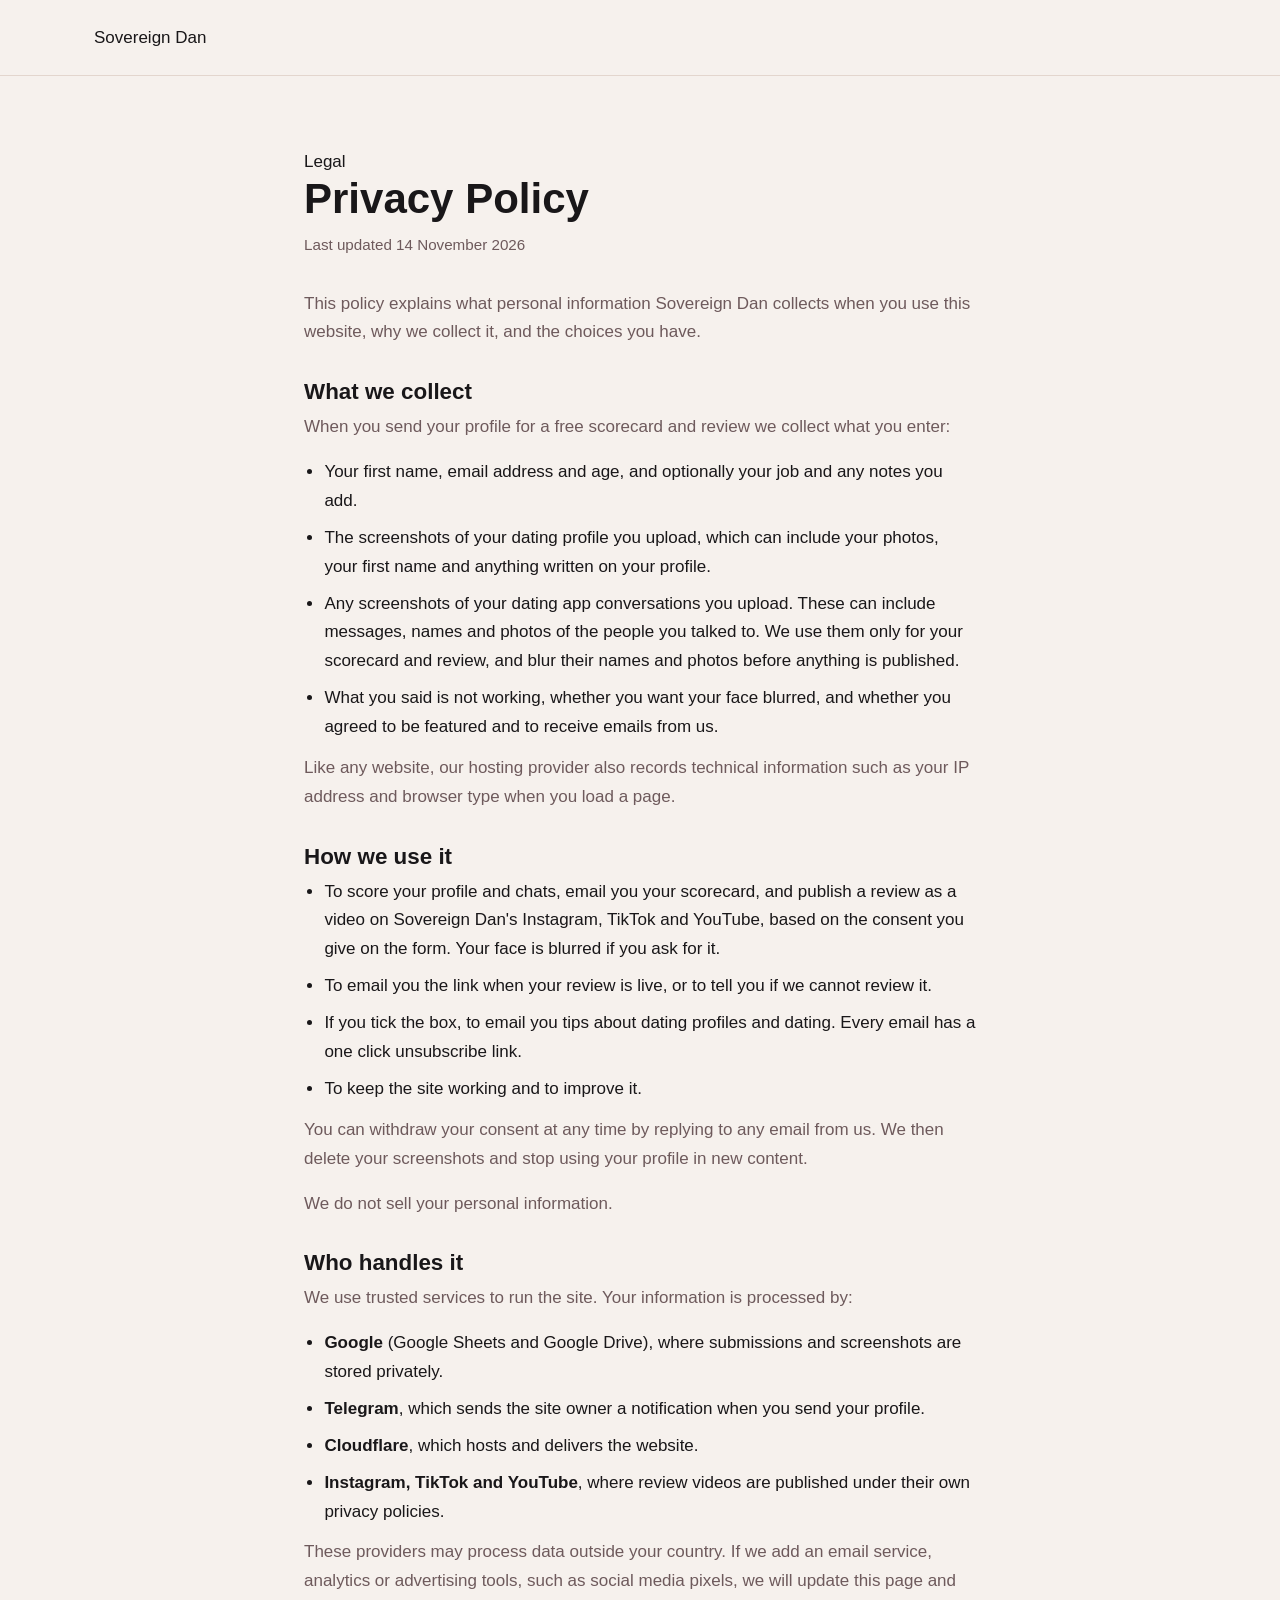
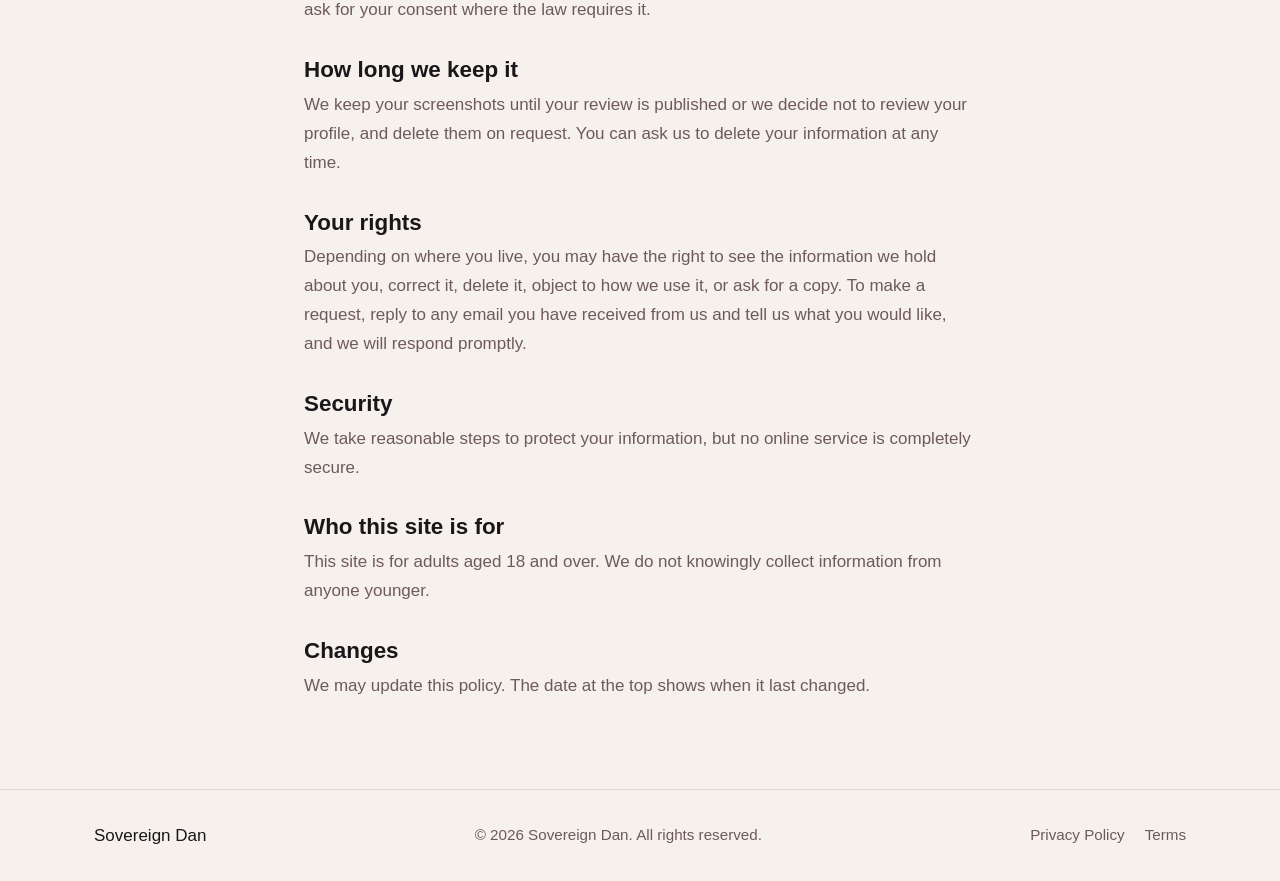
<file: privacy.html>
<!DOCTYPE html>
<html lang="en">
<head>
<meta charset="UTF-8" />
<meta name="viewport" content="width=device-width, initial-scale=1.0" />
<title>Privacy Policy | Sovereign Dan</title>
<meta name="robots" content="noindex" />
<link rel="icon" href="favicon.ico?v=2" sizes="48x48" />
<link rel="icon" type="image/png" sizes="32x32" href="favicon-32.png?v=2" />
<link rel="icon" type="image/png" sizes="192x192" href="favicon-192.png?v=2" />
<link rel="apple-touch-icon" href="apple-touch-icon.png?v=2" />
<meta name="theme-color" content="#401b27" />
<link rel="stylesheet" href="styles.css?v=44" />
</head>
<body>

<div class="booking-topbar">
  <div class="container">
    <a href="index.html" class="logo">Sovereign Dan</a>
  </div>
</div>

<section class="section legal">
  <div class="container narrow">
    <span class="eyebrow">Legal</span>
    <h1 class="section-title">Privacy Policy</h1>
    <p class="legal-updated">Last updated 14 November 2026</p>

    <p>This policy explains what personal information Sovereign Dan collects when you use this website, why we collect it, and the choices you have.</p>

    <h2>What we collect</h2>
    <p>When you send your profile for a free scorecard and review we collect what you enter:</p>
    <ul>
      <li>Your first name, email address and age, and optionally your job and any notes you add.</li>
      <li>The screenshots of your dating profile you upload, which can include your photos, your first name and anything written on your profile.</li>
      <li>Any screenshots of your dating app conversations you upload. These can include messages, names and photos of the people you talked to. We use them only for your scorecard and review, and blur their names and photos before anything is published.</li>
      <li>What you said is not working, whether you want your face blurred, and whether you agreed to be featured and to receive emails from us.</li>
    </ul>
    <p>Like any website, our hosting provider also records technical information such as your IP address and browser type when you load a page.</p>

    <h2>How we use it</h2>
    <ul>
      <li>To score your profile and chats, email you your scorecard, and publish a review as a video on Sovereign Dan's Instagram, TikTok and YouTube, based on the consent you give on the form. Your face is blurred if you ask for it.</li>
      <li>To email you the link when your review is live, or to tell you if we cannot review it.</li>
      <li>If you tick the box, to email you tips about dating profiles and dating. Every email has a one click unsubscribe link.</li>
      <li>To keep the site working and to improve it.</li>
    </ul>
    <p>You can withdraw your consent at any time by replying to any email from us. We then delete your screenshots and stop using your profile in new content.</p>
    <p>We do not sell your personal information.</p>

    <h2>Who handles it</h2>
    <p>We use trusted services to run the site. Your information is processed by:</p>
    <ul>
      <li><strong>Google</strong> (Google Sheets and Google Drive), where submissions and screenshots are stored privately.</li>
      <li><strong>Telegram</strong>, which sends the site owner a notification when you send your profile.</li>
      <li><strong>Cloudflare</strong>, which hosts and delivers the website.</li>
      <li><strong>Instagram, TikTok and YouTube</strong>, where review videos are published under their own privacy policies.</li>
    </ul>
    <p>These providers may process data outside your country. If we add an email service, analytics or advertising tools, such as social media pixels, we will update this page and ask for your consent where the law requires it.</p>

    <h2>How long we keep it</h2>
    <p>We keep your screenshots until your review is published or we decide not to review your profile, and delete them on request. You can ask us to delete your information at any time.</p>

    <h2>Your rights</h2>
    <p>Depending on where you live, you may have the right to see the information we hold about you, correct it, delete it, object to how we use it, or ask for a copy. To make a request, reply to any email you have received from us and tell us what you would like, and we will respond promptly.</p>

    <h2>Security</h2>
    <p>We take reasonable steps to protect your information, but no online service is completely secure.</p>

    <h2>Who this site is for</h2>
    <p>This site is for adults aged 18 and over. We do not knowingly collect information from anyone younger.</p>

    <h2>Changes</h2>
    <p>We may update this policy. The date at the top shows when it last changed.</p>

  </div>
</section>

<footer class="site-footer">
  <div class="container footer-inner">
    <a href="index.html" class="logo">Sovereign Dan</a>
    <p class="footer-copy">© 2026 Sovereign Dan. All rights reserved.</p>
    <div class="footer-links">
      <a href="privacy.html">Privacy Policy</a>
      <a href="terms.html">Terms</a>
    </div>
  </div>
</footer>

</body>
</html>
</file>
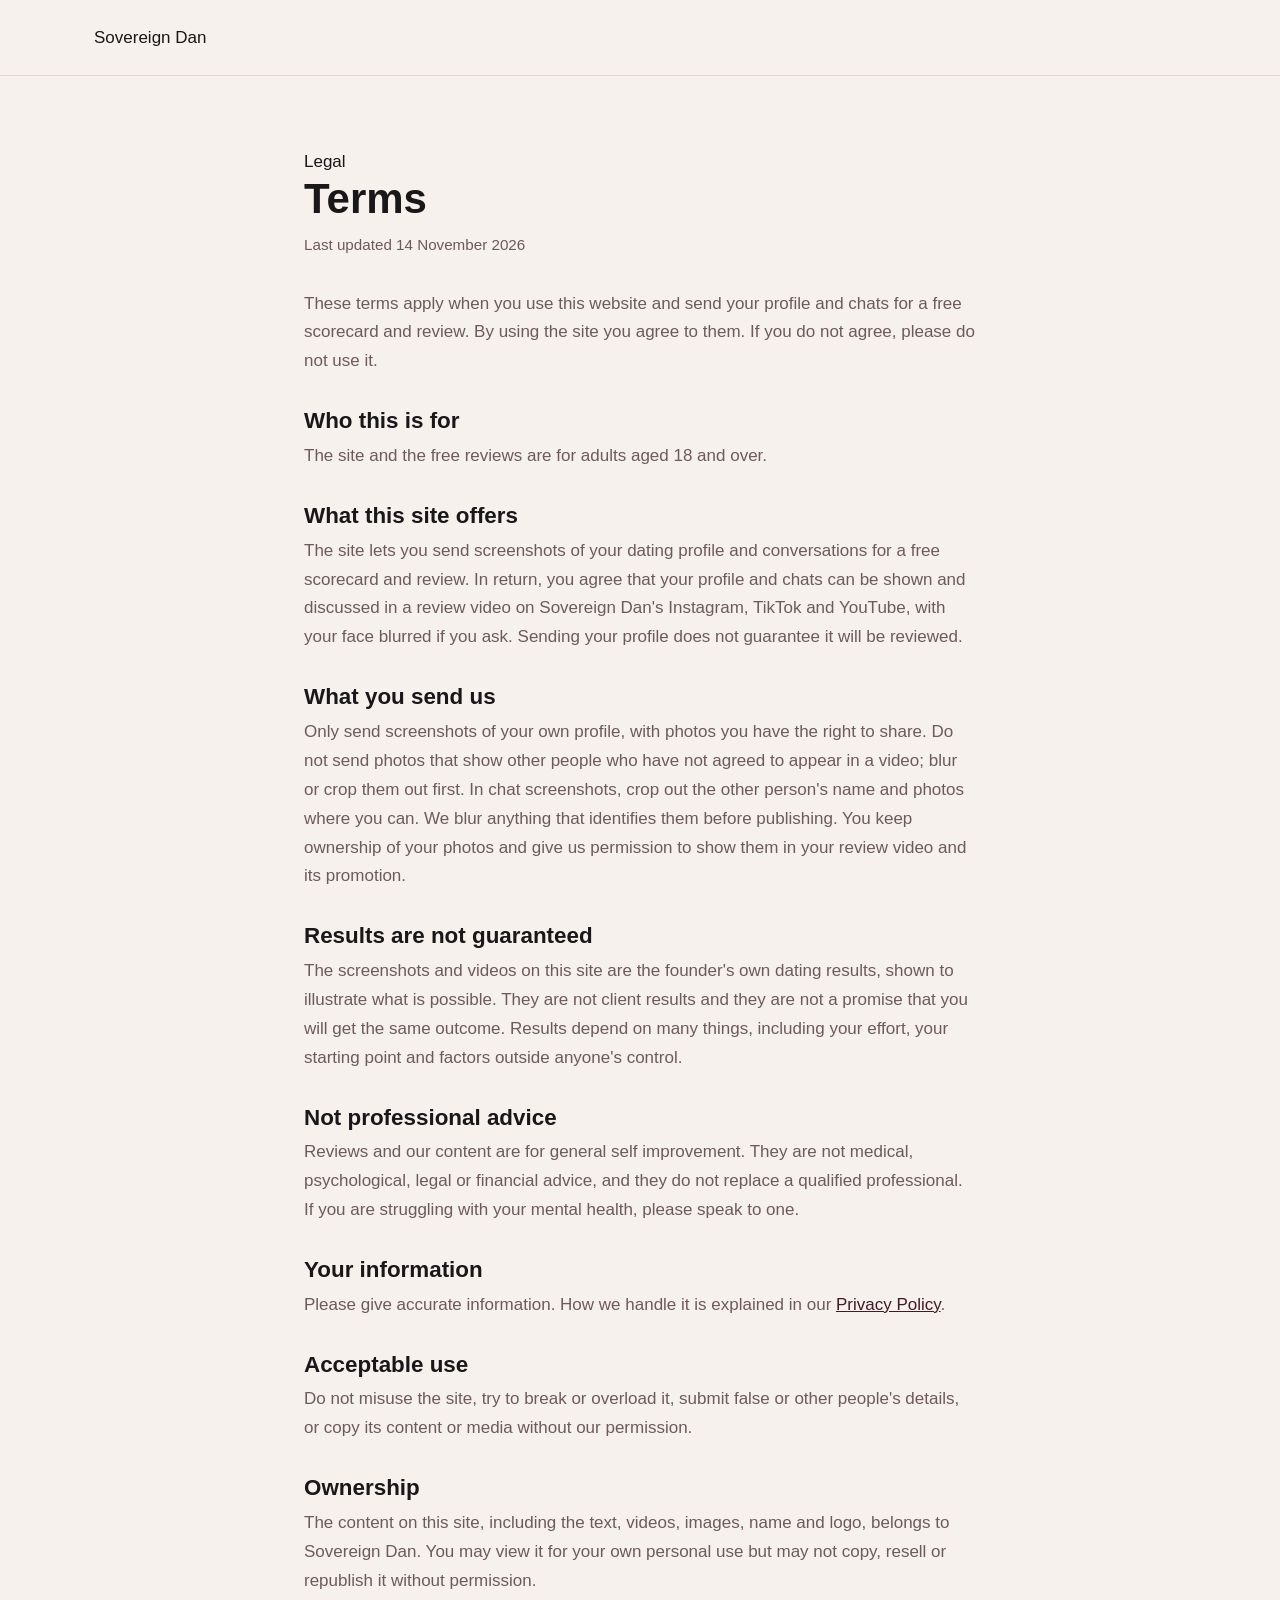
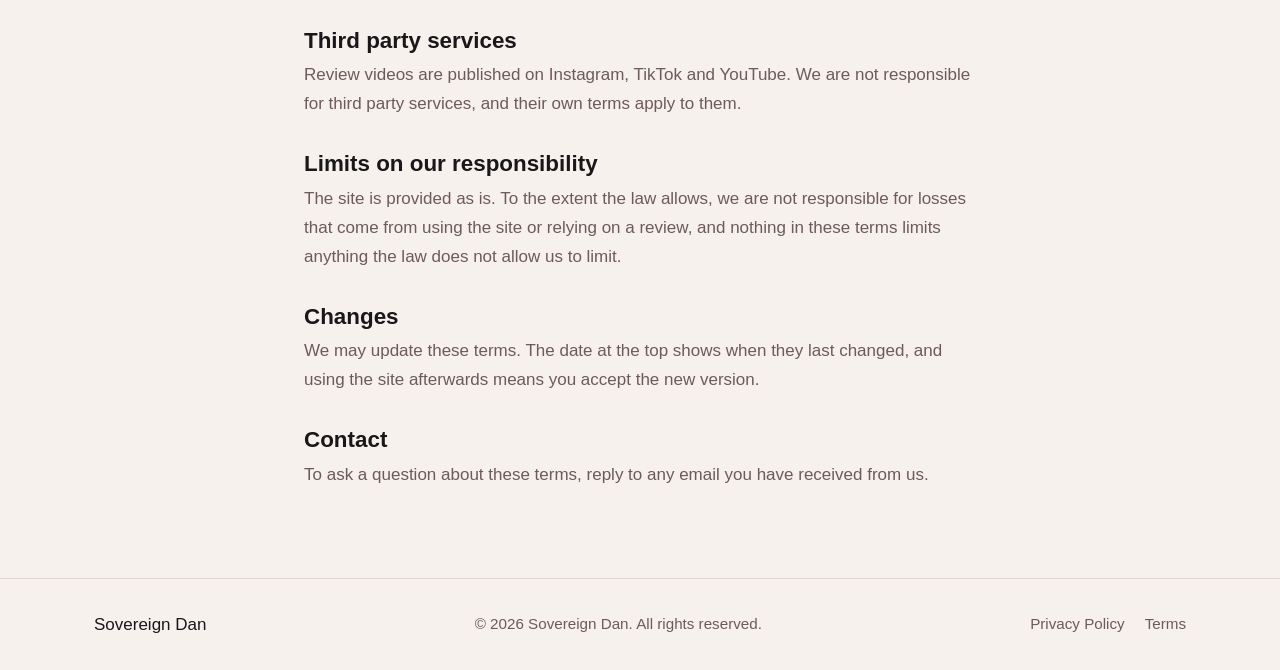
<file: terms.html>
<!DOCTYPE html>
<html lang="en">
<head>
<meta charset="UTF-8" />
<meta name="viewport" content="width=device-width, initial-scale=1.0" />
<title>Terms | Sovereign Dan</title>
<meta name="robots" content="noindex" />
<link rel="icon" href="favicon.ico?v=2" sizes="48x48" />
<link rel="icon" type="image/png" sizes="32x32" href="favicon-32.png?v=2" />
<link rel="icon" type="image/png" sizes="192x192" href="favicon-192.png?v=2" />
<link rel="apple-touch-icon" href="apple-touch-icon.png?v=2" />
<meta name="theme-color" content="#401b27" />
<link rel="stylesheet" href="styles.css?v=44" />
</head>
<body>

<div class="booking-topbar">
  <div class="container">
    <a href="index.html" class="logo">Sovereign Dan</a>
  </div>
</div>

<section class="section legal">
  <div class="container narrow">
    <span class="eyebrow">Legal</span>
    <h1 class="section-title">Terms</h1>
    <p class="legal-updated">Last updated 14 November 2026</p>

    <p>These terms apply when you use this website and send your profile and chats for a free scorecard and review. By using the site you agree to them. If you do not agree, please do not use it.</p>

    <h2>Who this is for</h2>
    <p>The site and the free reviews are for adults aged 18 and over.</p>

    <h2>What this site offers</h2>
    <p>The site lets you send screenshots of your dating profile and conversations for a free scorecard and review. In return, you agree that your profile and chats can be shown and discussed in a review video on Sovereign Dan's Instagram, TikTok and YouTube, with your face blurred if you ask. Sending your profile does not guarantee it will be reviewed.</p>

    <h2>What you send us</h2>
    <p>Only send screenshots of your own profile, with photos you have the right to share. Do not send photos that show other people who have not agreed to appear in a video; blur or crop them out first. In chat screenshots, crop out the other person's name and photos where you can. We blur anything that identifies them before publishing. You keep ownership of your photos and give us permission to show them in your review video and its promotion.</p>

    <h2>Results are not guaranteed</h2>
    <p>The screenshots and videos on this site are the founder's own dating results, shown to illustrate what is possible. They are not client results and they are not a promise that you will get the same outcome. Results depend on many things, including your effort, your starting point and factors outside anyone's control.</p>

    <h2>Not professional advice</h2>
    <p>Reviews and our content are for general self improvement. They are not medical, psychological, legal or financial advice, and they do not replace a qualified professional. If you are struggling with your mental health, please speak to one.</p>

    <h2>Your information</h2>
    <p>Please give accurate information. How we handle it is explained in our <a href="privacy.html">Privacy Policy</a>.</p>

    <h2>Acceptable use</h2>
    <p>Do not misuse the site, try to break or overload it, submit false or other people's details, or copy its content or media without our permission.</p>

    <h2>Ownership</h2>
    <p>The content on this site, including the text, videos, images, name and logo, belongs to Sovereign Dan. You may view it for your own personal use but may not copy, resell or republish it without permission.</p>

    <h2>Third party services</h2>
    <p>Review videos are published on Instagram, TikTok and YouTube. We are not responsible for third party services, and their own terms apply to them.</p>

    <h2>Limits on our responsibility</h2>
    <p>The site is provided as is. To the extent the law allows, we are not responsible for losses that come from using the site or relying on a review, and nothing in these terms limits anything the law does not allow us to limit.</p>

    <h2>Changes</h2>
    <p>We may update these terms. The date at the top shows when they last changed, and using the site afterwards means you accept the new version.</p>

    <h2>Contact</h2>
    <p>To ask a question about these terms, reply to any email you have received from us.</p>

  </div>
</section>

<footer class="site-footer">
  <div class="container footer-inner">
    <a href="index.html" class="logo">Sovereign Dan</a>
    <p class="footer-copy">© 2026 Sovereign Dan. All rights reserved.</p>
    <div class="footer-links">
      <a href="privacy.html">Privacy Policy</a>
      <a href="terms.html">Terms</a>
    </div>
  </div>
</footer>

</body>
</html>
</file>
<file: styles.css>
/* =========================================================
   THEME VARIABLES — swap these when the real color scheme
   and typography are decided. Everything below references
   these tokens, so changing values here restyles the site.
   ========================================================= */
:root {
  /* Burgundy / black / ivory — editorial, sophisticated direction:
     ivory backgrounds, black text, burgundy for buttons and accent
     surfaces (dark bands, the guarantee section's punchline card). */
  --color-bg: #f6f1ed;
  --color-bg-alt: #efe4dd;
  --color-text: #191719;
  --color-text-muted: #6e5a5c;
  --color-border: #e3d6ce;
  --color-primary: #401b27;
  --color-primary-contrast: #f6f1ed;
  --color-accent: #9c5966;

  --font-heading: -apple-system, BlinkMacSystemFont, "Segoe UI", Helvetica, Arial, sans-serif;
  --font-body: -apple-system, BlinkMacSystemFont, "Segoe UI", Helvetica, Arial, sans-serif;

  --max-width: 1140px;
  --max-width-narrow: 720px;

  --radius: 10px;
  --transition-fast: 0.2s ease;
  --transition-med: 0.5s cubic-bezier(0.16, 1, 0.3, 1);

  /* -------------------------------------------------------
     Build-spec tokens (added for the sections below built to
     landing-page-build-spec.md). Where a concept already had
     an equivalent token above (color-bg, color-text, color-
     border, radius, max-width) the new sections reuse those
     directly rather than duplicating a second system — the
     hero and how-it-works sections were kept as-is and their
     existing rules must not shift. Only genuinely new tokens
     (surface, positive/negative markers, fluid type scale,
     spacing scale, card shadow) are added here.
     ------------------------------------------------------- */
  --color-surface: var(--color-bg-alt);
  --color-accent-text: var(--color-primary-contrast);
  --color-positive: #1a7f4e;
  --color-negative: #b3261e;

  --font-display: var(--font-heading);

  --step--1: clamp(0.83rem, 0.8rem + 0.2vw, 0.95rem);
  --step-0: clamp(1rem, 0.95rem + 0.25vw, 1.0625rem);
  --step-1: clamp(1.2rem, 1.1rem + 0.5vw, 1.4rem);
  --step-2: clamp(1.5rem, 1.3rem + 1vw, 2rem);
  --step-3: clamp(2rem, 1.6rem + 2vw, 3rem);
  --step-4: clamp(2.5rem, 1.9rem + 3vw, 4rem);

  --space-1: 4px;
  --space-2: 8px;
  --space-3: 12px;
  --space-4: 20px;
  --space-5: 32px;
  --space-6: 48px;
  --space-7: 72px;
  --space-8: 104px;

  --radius-sm: 8px;
  --radius-lg: 20px;
  --shadow-card: 0 16px 32px -16px rgba(0, 0, 0, 0.15);

  --maxw-text: 62ch;
  --maxw-page: 1120px;
}

* { box-sizing: border-box; }

html { scroll-behavior: smooth; }

body {
  margin: 0;
  font-family: var(--font-body);
  font-size: 17px;
  color: var(--color-text);
  background: var(--color-bg);
  line-height: 1.6;
  -webkit-font-smoothing: antialiased;
}

.prose { max-width: var(--maxw-text); margin-left: auto; margin-right: auto; }

h1, h2, h3 { font-family: var(--font-heading); font-weight: 700; margin: 0 0 16px; line-height: 1.15; }

p { margin: 0 0 16px; color: var(--color-text-muted); }

a { color: inherit; text-decoration: none; }

img { max-width: 100%; display: block; }

.container {
  max-width: var(--max-width);
  margin: 0 auto;
  padding: 0 24px;
}

.container.narrow { max-width: var(--max-width-narrow); }

.section { padding: 120px 0; }

.section-title { font-size: clamp(28px, 4vw, 42px); }

.section-subtitle {
  font-size: 18px;
  max-width: 560px;
  margin-bottom: 56px;
}

/* =========================================================
   BUTTONS
   ========================================================= */
.btn {
  display: inline-flex;
  align-items: center;
  justify-content: center;
  padding: 22px 44px;
  border-radius: 999px;
  font-weight: 600;
  font-size: 19px;
  transition: transform var(--transition-fast), box-shadow var(--transition-fast), background var(--transition-fast), opacity var(--transition-fast);
  cursor: pointer;
  border: 1px solid transparent;
  white-space: nowrap;
}

.btn-primary {
  background: var(--color-primary);
  color: var(--color-primary-contrast);
}

.btn-primary:hover { transform: translateY(-2px); box-shadow: 0 10px 24px rgba(0,0,0,0.15); }

.btn-ghost {
  background: transparent;
  color: var(--color-text);
  border-color: var(--color-border);
}

.btn-ghost:hover { border-color: var(--color-text); }

.section-cta {
  display: flex;
  justify-content: center;
  margin-top: 40px;
}

/* =========================================================
   1. HERO
   ========================================================= */
.hero {
  position: relative;
  padding: 140px 0 120px;
  text-align: center;
  overflow: hidden;
  isolation: isolate;
}

.hero-bg {
  position: absolute;
  inset: 0;
  z-index: -2;
  background-image: url("hero-bg.jpg");
  background-size: cover;
  background-position: center;
}

.hero-overlay {
  position: absolute;
  inset: 0;
  z-index: -1;
  background: linear-gradient(180deg, rgba(10,10,12,0.55) 0%, rgba(10,10,12,0.72) 100%);
}

.hero-inner { display: flex; flex-direction: column; align-items: center; }

.hero-headline {
  font-size: clamp(34px, 6vw, 64px);
  max-width: 900px;
  letter-spacing: -0.02em;
  color: #ffffff;
}

.hero-subheadline {
  font-size: clamp(16px, 2vw, 20px);
  max-width: 620px;
  margin-bottom: 48px;
  color: rgba(255, 255, 255, 0.82);
}

.video-wrapper {
  width: 100%;
  max-width: 860px;
}

.video-frame {
  position: relative;
  width: 100%;
  aspect-ratio: 16 / 9;
  border-radius: var(--radius);
  overflow: hidden;
  box-shadow: 0 30px 60px -20px rgba(0,0,0,0.35);
  background: #191719;
}

.vsl-video {
  width: 100%;
  height: 100%;
  display: block;
  object-fit: cover;
}

/* center play/pause button — hidden until the video frame is hovered */
.video-center-play {
  position: absolute;
  top: 50%;
  left: 50%;
  transform: translate(-50%, -50%);
  width: 84px;
  height: 84px;
  border-radius: 50%;
  border: 1px solid rgba(255,255,255,0.5);
  background: rgba(255,255,255,0.15);
  box-shadow: 0 4px 24px rgba(0,0,0,0.3);
  color: #fff;
  display: flex;
  align-items: center;
  justify-content: center;
  cursor: pointer;
  backdrop-filter: blur(3px);
  opacity: 0;
  pointer-events: none;
  transition: opacity var(--transition-fast), background var(--transition-fast), transform var(--transition-fast);
}

.video-center-play svg { filter: drop-shadow(0 1px 3px rgba(0,0,0,0.6)); }

.video-frame:hover .video-center-play,
.video-center-play:focus-visible {
  opacity: 1;
  pointer-events: auto;
}

.video-center-play:hover {
  background: rgba(255,255,255,0.28);
  transform: translate(-50%, -50%) scale(1.05);
}

.video-center-play .icon-play { display: none; }
.video-center-play.is-paused .icon-pause { display: none; }
.video-center-play.is-paused .icon-play { display: block; }

/* bottom scrub bar: elapsed time / progress track / remaining time / mute */
.video-bottom-bar {
  position: absolute;
  left: 0;
  right: 0;
  bottom: 0;
  display: flex;
  align-items: center;
  gap: 10px;
  padding: 10px 14px 12px;
  background: linear-gradient(180deg, rgba(0,0,0,0) 0%, rgba(0,0,0,0.75) 100%);
}

.video-time {
  color: #fff;
  font-size: 12px;
  font-variant-numeric: tabular-nums;
  min-width: 32px;
  text-align: center;
  flex-shrink: 0;
}

.video-progress {
  flex: 1;
  padding: 8px 0;
  cursor: pointer;
  touch-action: none;
}

.video-progress-track {
  position: relative;
  width: 100%;
  height: 4px;
  border-radius: 999px;
  background: rgba(255,255,255,0.3);
}

.video-progress-fill {
  position: absolute;
  left: 0;
  top: 0;
  bottom: 0;
  width: 0%;
  background: #fff;
  border-radius: 999px;
}

.video-progress-thumb {
  position: absolute;
  top: 50%;
  left: 0%;
  width: 12px;
  height: 12px;
  border-radius: 50%;
  background: #fff;
  transform: translate(-50%, -50%);
  box-shadow: 0 0 0 3px rgba(255,255,255,0.25);
  opacity: 0;
  transition: opacity var(--transition-fast);
}

.video-progress:hover .video-progress-thumb,
.video-progress.is-dragging .video-progress-thumb { opacity: 1; }

.video-mute-btn {
  flex-shrink: 0;
  width: 28px;
  height: 28px;
  border: none;
  background: transparent;
  color: #fff;
  display: flex;
  align-items: center;
  justify-content: center;
  cursor: pointer;
}

.video-mute-btn .icon-unmuted { display: none; }
.video-mute-btn.is-unmuted .icon-muted { display: none; }
.video-mute-btn.is-unmuted .icon-unmuted { display: block; }

/* quality selector */
.video-quality { position: relative; flex-shrink: 0; }

.video-quality-btn {
  width: 28px;
  height: 28px;
  border: none;
  background: transparent;
  color: #fff;
  display: flex;
  align-items: center;
  justify-content: center;
  cursor: pointer;
  transition: transform var(--transition-fast);
}

.video-quality-btn:hover { transform: rotate(20deg); }

.video-quality-menu {
  position: absolute;
  right: 0;
  bottom: 36px;
  min-width: 88px;
  background: rgba(20,20,22,0.95);
  border: 1px solid rgba(255,255,255,0.15);
  border-radius: 8px;
  overflow: hidden;
  display: none;
  flex-direction: column;
  box-shadow: 0 12px 28px rgba(0,0,0,0.4);
}

.video-quality.is-open .video-quality-menu { display: flex; }

.video-quality-option {
  padding: 8px 14px;
  border: none;
  background: none;
  color: rgba(255,255,255,0.75);
  font-size: 13px;
  text-align: left;
  cursor: pointer;
}

.video-quality-option:hover { background: rgba(255,255,255,0.1); color: #fff; }
.video-quality-option.is-active { color: #fff; font-weight: 700; }

/* fullscreen toggle */
.video-fullscreen-btn {
  flex-shrink: 0;
  width: 28px;
  height: 28px;
  border: none;
  background: transparent;
  color: #fff;
  display: flex;
  align-items: center;
  justify-content: center;
  cursor: pointer;
}

.video-fullscreen-btn .icon-collapse { display: none; }
.video-fullscreen-btn.is-fullscreen .icon-expand { display: none; }
.video-fullscreen-btn.is-fullscreen .icon-collapse { display: block; }

.video-frame:fullscreen { display: flex; align-items: center; }
.video-frame:fullscreen .vsl-video { height: 100%; }

/* =========================================================
   2. APPLICATION FORM (same section as hero video)
   ========================================================= */
.hero-form-label {
  margin-top: 40px;
  margin-bottom: 20px;
  font-size: 15px;
  font-weight: 600;
  color: rgba(255, 255, 255, 0.75);
}

.multistep-form {
  width: 100%;
  max-width: 640px;
  margin: 0 auto;
  border: 1px solid var(--color-border);
  border-radius: var(--radius);
  padding: 40px 36px;
  background: var(--color-bg-alt);
  text-align: left;
  box-shadow: 0 30px 60px -24px rgba(0,0,0,0.45);
}

@media (max-width: 560px) {
  .multistep-form { padding: 28px 20px; }
}

/* progress */
.form-progress { margin-bottom: 32px; }

.form-progress-bar {
  height: 6px;
  border-radius: 999px;
  background: var(--color-border);
  overflow: hidden;
  margin-bottom: 10px;
}

.form-progress-fill {
  height: 100%;
  width: 25%;
  background: var(--color-primary);
  border-radius: 999px;
  transition: width var(--transition-med);
}

.form-progress-label {
  font-size: 13px;
  font-weight: 600;
  letter-spacing: 0.04em;
  text-transform: uppercase;
  color: var(--color-text-muted);
}

/* steps */
.form-step {
  display: none;
  animation: formStepIn 0.4s cubic-bezier(0.16, 1, 0.3, 1);
}

.form-step.is-active { display: block; }

@keyframes formStepIn {
  from { opacity: 0; transform: translateX(16px); }
  to { opacity: 1; transform: translateX(0); }
}

.form-step-title { font-size: 22px; margin-bottom: 24px; }

.form-field { margin-bottom: 22px; }

.form-field label,
.form-field-label {
  display: block;
  font-size: 14px;
  font-weight: 600;
  color: var(--color-text);
  margin-bottom: 8px;
}

.form-field input[type="text"],
.form-field input[type="email"],
.form-field input[type="tel"],
.form-field select,
.form-field textarea {
  width: 100%;
  padding: 13px 16px;
  border-radius: 8px;
  border: 1px solid var(--color-border);
  background: #ffffff;
  font-family: var(--font-body);
  font-size: 15px;
  color: var(--color-text);
  transition: border-color var(--transition-fast), box-shadow var(--transition-fast);
}

.form-field textarea { resize: vertical; }

.form-field input:focus,
.form-field select:focus,
.form-field textarea:focus {
  outline: none;
  border-color: var(--color-primary);
  box-shadow: 0 0 0 3px rgba(22, 22, 26, 0.08);
}

.form-field input:invalid.touched,
.form-field select:invalid.touched,
.form-field textarea:invalid.touched {
  border-color: #c0392b;
}

/* Phone number field with a country-code selector — the outer
   .phone-input provides the single bordered box; the button and
   the tel input inside it sit borderless so it reads as one field. */
.phone-input {
  position: relative;
  display: flex;
  align-items: stretch;
  border: 1px solid var(--color-border);
  border-radius: 8px;
  background: #ffffff;
  transition: border-color var(--transition-fast), box-shadow var(--transition-fast);
}

.phone-input:focus-within {
  border-color: var(--color-primary);
  box-shadow: 0 0 0 3px rgba(22, 22, 26, 0.08);
}

.phone-input:has(input:invalid.touched) {
  border-color: #c0392b;
}

.form-field .phone-input input[type="tel"] {
  flex: 1;
  min-width: 0;
  border: none;
  border-radius: 0;
  box-shadow: none !important;
}

.form-field .phone-input input[type="tel"]:focus {
  border-color: transparent;
  box-shadow: none;
}

.phone-country-btn {
  display: flex;
  align-items: center;
  gap: 6px;
  flex-shrink: 0;
  padding: 0 10px;
  border: none;
  border-right: 1px solid var(--color-border);
  background: transparent;
  font-family: var(--font-body);
  font-size: 15px;
  color: var(--color-text);
  cursor: pointer;
}

.phone-country-btn:hover { background: var(--color-bg-alt); }
.phone-country-caret { color: var(--color-text-muted); flex-shrink: 0; }

.phone-country-menu {
  position: absolute;
  top: calc(100% + 6px);
  left: 0;
  z-index: 20;
  width: 100%;
  max-height: 260px;
  overflow-y: auto;
  background: #ffffff;
  border: 1px solid var(--color-border);
  border-radius: 8px;
  box-shadow: 0 16px 32px -12px rgba(0, 0, 0, 0.25);
  display: none;
}

.phone-input.is-open .phone-country-menu { display: block; }

.phone-country-option {
  display: flex;
  align-items: center;
  gap: 10px;
  width: 100%;
  padding: 10px 14px;
  border: none;
  background: none;
  font-family: var(--font-body);
  font-size: 14px;
  color: var(--color-text);
  text-align: left;
  cursor: pointer;
}

.phone-country-option:hover,
.phone-country-option.is-active { background: var(--color-bg-alt); }

.phone-country-option-name { flex: 1; }
.phone-country-option-dial { color: var(--color-text-muted); flex-shrink: 0; }

.radio-group { display: flex; flex-direction: column; gap: 10px; }

.radio-option {
  display: flex;
  align-items: center;
  gap: 10px;
  padding: 12px 14px;
  border: 1px solid var(--color-border);
  border-radius: 8px;
  background: #ffffff;
  font-size: 15px;
  cursor: pointer;
  transition: border-color var(--transition-fast), background var(--transition-fast);
}

.radio-option:has(input:checked) {
  border-color: var(--color-primary);
  background: var(--color-bg);
}

.radio-option input { accent-color: var(--color-primary); }

/* nav */
.form-nav {
  display: flex;
  justify-content: space-between;
  align-items: center;
  margin-top: 8px;
}

.form-nav .btn {
  min-width: 110px;
  padding: 14px 28px;
  font-size: 15px;
}
.form-nav .btn:disabled { opacity: 0.6; cursor: not-allowed; }

.form-back { visibility: hidden; }
.form-back.is-visible { visibility: visible; }

.form-submit { display: none; }
.form-submit.is-visible { display: inline-flex; }

/* =========================================================
   3. HOW IT WORKS
   ========================================================= */
.how-it-works { background: var(--color-bg-alt); padding-bottom: 72px; }

.how-it-works .section-title { text-align: center; }

.how-it-works .section-subtitle {
  text-align: center;
  margin-left: auto;
  margin-right: auto;
}

.steps-grid {
  display: grid;
  grid-template-columns: repeat(2, 1fr);
  gap: 32px;
}

@media (max-width: 560px) {
  .steps-grid { grid-template-columns: 1fr; }
}

/* Cards in a grid row are stretched to equal height by default (grid's
   align-items:stretch). Making the card a flex column and pinning the
   image to the bottom with margin-top:auto means that extra stretched
   space always lands above the image, not below it — so images in the
   same row line up no matter how long a card's description runs, at
   any viewport width. A fixed pixel min-height can't do this reliably
   since text reflows differently as the row narrows. */
.step-card {
  display: flex;
  flex-direction: column;
  background: var(--color-bg);
  border: 1px solid var(--color-border);
  border-radius: var(--radius);
  padding: 32px 24px;
  transition: transform var(--transition-fast), box-shadow var(--transition-fast);
}

.step-card:hover {
  transform: translateY(-4px);
  box-shadow: 0 16px 32px -16px rgba(0,0,0,0.15);
}

.step-number {
  font-size: 14px;
  font-weight: 700;
  color: var(--color-accent);
  margin-bottom: 16px;
  text-align: center;
}

.step-title { font-size: 19px; margin-bottom: 8px; text-align: center; }
.step-desc { font-size: 15px; margin-bottom: 20px; text-align: center; }

.step-image-placeholder {
  aspect-ratio: 16 / 10;
  margin-top: auto;
  background: var(--color-bg-alt);
  border-radius: var(--radius);
  overflow: hidden;
  display: flex;
  align-items: center;
  justify-content: center;
  color: var(--color-text-muted);
  font-size: 14px;
  text-align: center;
}

.step-image-placeholder img {
  width: 100%;
  height: 100%;
  object-fit: cover;
  display: block;
}

/* =========================================================
   QUALIFY — who this is for / who this isn't
   ========================================================= */
.qualify { background: var(--color-bg); }

.qualify .section-title { text-align: center; margin-bottom: var(--space-6); }

.qualify-grid {
  display: grid;
  grid-template-columns: 1fr;
  gap: var(--space-5);
}

@media (min-width: 900px) {
  .qualify-grid { grid-template-columns: 1fr 1fr; align-items: stretch; }
}

.qualify-panel {
  padding: var(--space-5);
  border-radius: var(--radius-lg);
  transition: transform var(--transition-fast), box-shadow var(--transition-fast),
    border-color var(--transition-fast), background var(--transition-fast);
}

.qualify-panel:hover { transform: translateY(-8px); }

.qualify-panel h3 { font-size: var(--step-1); margin-bottom: var(--space-4); }

.qualify-for {
  background: var(--color-surface);
  border: 1px solid var(--color-border);
  box-shadow: var(--shadow-card);
}

/* The glow (the "0 0 Npx" shadow layer) is what sells "lighting up" —
   a plain offset drop-shadow just reads as elevation, and a border
   color change alone reads as an outline, not a light source. Same
   treatment as the guarantee section's outcome cards. */
.qualify-for:hover {
  background: var(--color-bg);
  box-shadow: 0 24px 48px -18px rgba(22, 22, 26, 0.35), 0 0 48px rgba(22, 22, 26, 0.18);
}

.qualify-notfor {
  background: transparent;
  border: 1px dashed var(--color-border);
}

.qualify-notfor:hover {
  background: var(--color-surface);
  border-style: solid;
  box-shadow: 0 24px 48px -18px rgba(22, 22, 26, 0.35), 0 0 48px rgba(22, 22, 26, 0.18);
}

.qualify-notfor h3 { color: var(--color-text-muted); }

.qualify-list {
  list-style: none;
  margin: 0;
  padding: 0;
  display: flex;
  flex-direction: column;
  gap: var(--space-3);
}

.qualify-list li {
  position: relative;
  padding-left: 32px;
  font-size: var(--step-0);
}

.qualify-list-positive li::before,
.qualify-list-negative li::before {
  content: "";
  position: absolute;
  left: 0;
  top: 3px;
  width: 20px;
  height: 20px;
  background-repeat: no-repeat;
  background-position: center;
  background-size: contain;
}

.qualify-list-positive li::before {
  background-image: url("data:image/svg+xml,%3Csvg xmlns='http://www.w3.org/2000/svg' viewBox='0 0 24 24'%3E%3Cpath fill='%231a7f4e' d='M9 16.2 4.8 12l-1.4 1.4L9 19 21 7l-1.4-1.4z'/%3E%3C/svg%3E");
}

.qualify-list-negative li {
  color: var(--color-text-muted);
}

.qualify-list-negative li::before {
  background-image: url("data:image/svg+xml,%3Csvg xmlns='http://www.w3.org/2000/svg' viewBox='0 0 24 24'%3E%3Cpath fill='%23b3261e' d='M18.3 5.71 12 12l6.3 6.29-1.41 1.42L10.59 13.4 4.3 19.71 2.89 18.3 9.17 12 2.89 5.71 4.3 4.29l6.29 6.3 6.29-6.3z'/%3E%3C/svg%3E");
}

/* =========================================================
   PROOF STRIP
   ========================================================= */
.proof { background: var(--color-surface); }

.proof .section-title { text-align: center; }

.proof-intro {
  text-align: center;
  max-width: var(--maxw-text);
  margin: 0 auto var(--space-6);
  font-size: var(--step-0);
}

.proof-images {
  display: grid;
  grid-template-columns: minmax(0, 1fr) minmax(0, 1fr);
  gap: var(--space-3);
  margin-bottom: var(--space-6);
}

.proof-image {
  margin: 0;
}

.proof-carousel {
  position: relative;
  width: 100%;
  aspect-ratio: 9 / 16;
  background: var(--color-bg-alt);
  border-radius: var(--radius);
  overflow: hidden;
  touch-action: pan-y;
}

.proof-carousel-track {
  display: flex;
  width: 100%;
  height: 100%;
  transition: transform var(--transition-med);
}

.proof-carousel-slide {
  flex: 0 0 100%;
  width: 100%;
  height: 100%;
  display: flex;
  align-items: center;
  justify-content: center;
  text-align: center;
  color: var(--color-text-muted);
  font-size: var(--step--1);
}

.proof-carousel-slide img {
  width: 100%;
  height: 100%;
  object-fit: cover;
  display: block;
}

.proof-image figcaption {
  margin-top: var(--space-2);
  text-align: center;
  font-size: var(--step--1);
  font-weight: 600;
  color: var(--color-text-muted);
  text-transform: uppercase;
  letter-spacing: 0.06em;
}

.proof-stats {
  display: flex;
  flex-direction: column;
  align-items: center;
  gap: var(--space-5);
  text-align: center;
  margin-bottom: var(--space-5);
}

.proof-stat-value {
  display: block;
  font-size: var(--step-3);
  font-weight: 700;
  font-family: var(--font-display);
}

.proof-stat-caption {
  display: block;
  font-size: var(--step--1);
  color: var(--color-text-muted);
}

.proof-disclaimer {
  text-align: center;
  font-size: var(--step--1);
  max-width: var(--maxw-text);
  margin: 0 auto;
}

@media (min-width: 640px) {
  .proof-images { max-width: 640px; margin-left: auto; margin-right: auto; margin-bottom: var(--space-7); }

  /* A fixed width per stat (rather than letting each one shrink-wrap its
     own caption) keeps the row compact instead of stretching edge to
     edge, while still fixing the visual skew: without this, one long
     caption ("First dates landed after my profile overhaul") sizes its
     item far wider than the others, dragging the row's visual weight to
     one side even though the flex container itself centers correctly.
     Wrapping the long caption onto multiple lines inside a matching
     fixed width keeps all three stats visually even. */
  .proof-stats { flex-direction: row; justify-content: center; align-items: flex-start; gap: var(--space-6); }
  .proof-stat { flex: 0 0 140px; }
}

/* =========================================================
   PILLAR ROW
   ========================================================= */
.pillars { background: var(--color-bg); padding-top: var(--space-7); padding-bottom: var(--space-7); }

.pillars .section-title { text-align: center; margin-bottom: var(--space-6); }

.pillar-row {
  display: grid;
  grid-template-columns: repeat(2, 1fr);
  gap: var(--space-5);
  text-align: center;
}

@media (min-width: 640px) {
  .pillar-row { grid-template-columns: repeat(4, 1fr); }
}

.pillar-icon {
  width: 40px;
  height: 40px;
  margin: 0 auto var(--space-3);
  color: var(--color-text);
}

.pillar-icon svg { width: 100%; height: 100%; }

.pillar-label { font-weight: 700; font-size: var(--step-0); }

/* =========================================================
   GUARANTEE
   ========================================================= */
.guarantee-variant { background: var(--color-bg); }

.guarantee-title-center { text-align: center; margin-left: auto; margin-right: auto; }

.guarantee-subtitle-center {
  text-align: center;
  max-width: var(--maxw-text);
  margin-left: auto;
  margin-right: auto;
}

.guarantee-outcome-grid {
  display: grid;
  grid-template-columns: 1fr;
  gap: var(--space-5);
}

@media (min-width: 900px) {
  .guarantee-outcome-grid { grid-template-columns: repeat(3, 1fr); align-items: stretch; }
}

.guarantee-outcome-card {
  padding: var(--space-5);
  border-radius: var(--radius-lg);
  text-align: center;
  transition: transform var(--transition-fast), box-shadow var(--transition-fast),
    border-color var(--transition-fast), background var(--transition-fast);
}

.guarantee-outcome-card:hover { transform: translateY(-8px); }

.guarantee-outcome-hit {
  background: var(--color-surface);
  border: 1px solid var(--color-border);
  box-shadow: var(--shadow-card);
}

/* The glow (the "0 0 Npx" shadow layer) is what sells "lighting up" —
   a plain offset drop-shadow just reads as elevation, and a border
   color change alone reads as an outline, not a light source. */
.guarantee-outcome-hit:hover {
  background: var(--color-bg);
  box-shadow: 0 24px 48px -18px rgba(22, 22, 26, 0.35), 0 0 48px rgba(22, 22, 26, 0.18);
}

.guarantee-outcome-miss {
  background: transparent;
  border: 1px dashed var(--color-border);
}

.guarantee-outcome-miss:hover {
  background: var(--color-surface);
  border-style: solid;
  box-shadow: 0 24px 48px -18px rgba(22, 22, 26, 0.35), 0 0 48px rgba(22, 22, 26, 0.18);
}

/* The synthesis card that ties the other two together — styled as the
   punchline, not just a third neutral option. */
.guarantee-outcome-win {
  background: var(--color-primary);
  color: var(--color-primary-contrast);
  box-shadow: var(--shadow-card);
}

/* Literally lights up on hover: the dark card brightens, gets a warm
   halo instead of just a shadow, since a shadow alone can't read as a
   "spotlight" against an already-dark background. */
.guarantee-outcome-win:hover {
  background: #582a3c;
  box-shadow: 0 24px 48px -18px rgba(0, 0, 0, 0.55), 0 0 60px rgba(255, 255, 255, 0.2);
}

.guarantee-outcome-icon {
  width: 52px;
  height: 52px;
  margin: 0 auto var(--space-4);
  border-radius: 50%;
  display: flex;
  align-items: center;
  justify-content: center;
  background: var(--color-bg);
  border: 1px solid var(--color-border);
  color: var(--color-primary);
}

.guarantee-outcome-card h3 { font-size: var(--step-1); margin-bottom: var(--space-2); }
.guarantee-outcome-card p { color: var(--color-text-muted); }

/* These three come after the generic h3/p/icon rules above on purpose:
   same specificity (one class + element), so whichever is declared
   last in the file wins. Declaring them earlier silently lost to the
   generic .guarantee-outcome-card p rule, which is why the first pass
   at brightening this text had no visible effect. */
.guarantee-outcome-win h3 { color: var(--color-primary-contrast); }
.guarantee-outcome-win p { color: rgba(255, 255, 255, 0.92); }
.guarantee-outcome-win .guarantee-outcome-icon {
  background: rgba(255, 255, 255, 0.1);
  border-color: rgba(255, 255, 255, 0.25);
  color: var(--color-primary-contrast);
}

/* =========================================================
   FAQ
   ========================================================= */
.faq { background: var(--color-surface); }

.faq .section-title { text-align: center; }

.faq-list {
  display: flex;
  flex-direction: column;
  gap: var(--space-3);
}

.faq-item {
  background: var(--color-bg);
  border: 1px solid var(--color-border);
  border-radius: var(--radius);
  overflow: hidden;
}

.faq-item summary {
  display: flex;
  align-items: center;
  justify-content: space-between;
  gap: var(--space-4);
  min-height: 56px;
  padding: var(--space-4);
  font-size: var(--step-0);
  font-weight: 600;
  color: var(--color-text);
  cursor: pointer;
  list-style: none;
}

.faq-item summary::-webkit-details-marker { display: none; }
.faq-item summary::marker { content: ""; }

.faq-chevron {
  flex-shrink: 0;
  width: 20px;
  height: 20px;
  color: var(--color-text-muted);
  transition: transform var(--transition-fast);
}

.faq-item[open] .faq-chevron { transform: rotate(180deg); }

.faq-answer-body {
  padding: 0 var(--space-4) var(--space-4);
  font-size: var(--step-0);
  color: var(--color-text-muted);
}

.faq-answer-body a { color: var(--color-primary); text-decoration: underline; }

/* =========================================================
   FINAL CTA — visually distinct closing band
   ========================================================= */
.final-cta {
  background: var(--color-primary);
  color: var(--color-primary-contrast);
  text-align: center;
}

.final-cta .section-title { color: var(--color-primary-contrast); }

.final-cta-support {
  font-size: var(--step-0);
  color: rgba(255, 255, 255, 0.75);
  max-width: var(--maxw-text);
  margin: 0 auto var(--space-6);
}

.final-cta .btn-primary {
  background: #ffffff;
  color: var(--color-primary);
}

.cta-sublabel {
  display: block;
  margin-top: var(--space-3);
  font-size: var(--step--1);
  color: rgba(255, 255, 255, 0.65);
}

.final-cta-scarcity {
  margin-top: var(--space-5);
  font-size: var(--step--1);
  color: rgba(255, 255, 255, 0.55);
}

/* =========================================================
   FOOTER — legal only, minimal
   ========================================================= */
.site-footer {
  border-top: 1px solid var(--color-border);
  padding: var(--space-5) 0;
}

.footer-inner {
  display: flex;
  align-items: center;
  justify-content: space-between;
  flex-wrap: wrap;
  gap: var(--space-4);
}

.footer-copy { font-size: var(--step--1); margin: 0; }

.footer-links { display: flex; gap: var(--space-4); }
.footer-links a { font-size: var(--step--1); color: var(--color-text-muted); }
.footer-links a:hover { color: var(--color-text); }

/* =========================================================
   STICKY MOBILE CTA BAR
   ========================================================= */
.sticky-cta {
  position: fixed;
  left: 0;
  right: 0;
  bottom: 0;
  z-index: 200;
  padding: 8px 16px calc(8px + env(safe-area-inset-bottom));
  background: var(--color-bg);
  border-top: 1px solid var(--color-border);
  transform: translateY(100%);
  visibility: hidden;
  transition: transform var(--transition-med), visibility 0s linear var(--transition-med);
}

.sticky-cta.is-visible {
  transform: translateY(0);
  visibility: visible;
  transition: transform var(--transition-med);
}

.sticky-cta .btn { width: 100%; min-height: 48px; }

@media (min-width: 900px) {
  .sticky-cta { display: none; }
}

@media (prefers-reduced-motion: reduce) {
  .sticky-cta { transition: none; }
}

/* =========================================================
   BOOKING PAGE
   ========================================================= */
.booking-topbar {
  padding: 24px 0;
  border-bottom: 1px solid var(--color-border);
}

.booking-section { padding-top: 80px; }

.calendly-embed {
  margin-top: 24px;
  border: 1px solid var(--color-border);
  border-radius: var(--radius);
  overflow: hidden;
}

.booking-note {
  margin-top: 24px;
  font-size: 14px;
}

.confirmation-icon {
  width: 64px;
  height: 64px;
  border-radius: 50%;
  background: var(--color-primary);
  color: var(--color-primary-contrast);
  display: flex;
  align-items: center;
  justify-content: center;
  margin: 0 auto 24px;
}

.confirmation-next {
  margin-top: 40px;
  padding: 28px 32px;
  background: var(--color-bg-alt);
  border: 1px solid var(--color-border);
  border-radius: var(--radius);
  text-align: left;
}

.confirmation-next-title {
  font-size: 16px;
  margin-bottom: 12px;
}

.confirmation-next-list {
  margin: 0;
  padding-left: 20px;
  color: var(--color-text-muted);
  font-size: 15px;
}

.confirmation-next-list li { margin-bottom: 8px; }
.confirmation-next-list li:last-child { margin-bottom: 0; }

/* =========================================================
   SCROLL REVEAL EFFECTS
   ========================================================= */
.reveal {
  opacity: 0;
  transform: translateY(32px);
  transition: opacity 0.9s cubic-bezier(0.16, 1, 0.3, 1),
              transform 0.9s cubic-bezier(0.16, 1, 0.3, 1);
  will-change: opacity, transform;
}

.reveal.in-view {
  opacity: 1;
  transform: translateY(0);
}

/* Directional variants — same fade + IntersectionObserver mechanism as
   .reveal, just a different starting transform. Used sparingly on
   paired/contrasting content (two-up panels, before/after) and on
   single closing moments (scale), so the motion has some rhythm
   instead of every section fading up the same way. */
.reveal-left { transform: translateX(-48px); }
.reveal-left.in-view { transform: translateX(0); }

.reveal-right { transform: translateX(48px); }
.reveal-right.in-view { transform: translateX(0); }

.reveal-scale { transform: scale(0.92); }
.reveal-scale.in-view { transform: scale(1); }

/* stagger children of grids that are marked reveal individually */
.steps-grid .step-card.reveal:nth-child(1) { transition-delay: 0s; }
.steps-grid .step-card.reveal:nth-child(2) { transition-delay: 0.08s; }
.steps-grid .step-card.reveal:nth-child(3) { transition-delay: 0.16s; }
.steps-grid .step-card.reveal:nth-child(4) { transition-delay: 0.24s; }

.faq-list .faq-item.reveal:nth-child(1) { transition-delay: 0s; }
.faq-list .faq-item.reveal:nth-child(2) { transition-delay: 0.06s; }
.faq-list .faq-item.reveal:nth-child(3) { transition-delay: 0.12s; }
.faq-list .faq-item.reveal:nth-child(4) { transition-delay: 0.18s; }
.faq-list .faq-item.reveal:nth-child(5) { transition-delay: 0.24s; }

.pillar-row .pillar.reveal:nth-child(1) { transition-delay: 0s; }
.pillar-row .pillar.reveal:nth-child(2) { transition-delay: 0.1s; }
.pillar-row .pillar.reveal:nth-child(3) { transition-delay: 0.2s; }
.pillar-row .pillar.reveal:nth-child(4) { transition-delay: 0.3s; }

.proof-images .proof-image.reveal-left { transition-delay: 0.1s; }
.proof-images .proof-image.reveal-right { transition-delay: 0.2s; }
.proof-stats.reveal-scale { transition-delay: 0.3s; }

@media (prefers-reduced-motion: reduce) {
  .reveal,
  .reveal.in-view,
  .reveal-left,
  .reveal-left.in-view,
  .reveal-right,
  .reveal-right.in-view,
  .reveal-scale,
  .reveal-scale.in-view {
    opacity: 1;
    transform: none;
    transition: none;
  }
  html { scroll-behavior: auto; }
}

/* =========================================================
   ATTRACTION SCORECARD
   The questions reuse the .form-step styles above. This block is
   only what the scorecard adds: the contact step note and the
   results screen that replaces the questions after submit.
   ========================================================= */
.multistep-form form[hidden],
.multistep-form .form-progress[hidden],
.scorecard-results[hidden] { display: none !important; }

.form-step-note {
  margin: -8px 0 var(--space-4);
  font-size: var(--step--1);
  color: var(--color-text-muted);
}

.scorecard-results {
  text-align: center;
  padding: var(--space-3) 0 var(--space-2);
}

.scorecard-score-ring {
  display: inline-flex;
  flex-direction: column;
  align-items: center;
  justify-content: center;
  width: 148px;
  height: 148px;
  border-radius: 50%;
  border: 6px solid var(--color-accent);
  background: var(--color-bg);
  margin-bottom: var(--space-4);
}

.scorecard-score-value {
  font-size: 52px;
  font-weight: 700;
  line-height: 1;
  color: var(--color-primary);
}

.scorecard-score-max {
  margin-top: 4px;
  font-size: var(--step--1);
  color: var(--color-text-muted);
}

.scorecard-results-heading { margin-bottom: var(--space-3); }

.scorecard-bottleneck-callout {
  max-width: var(--maxw-text);
  margin: 0 auto var(--space-5);
  font-size: var(--step-0);
}

.scorecard-bar-list {
  display: flex;
  flex-direction: column;
  gap: var(--space-3);
  max-width: 420px;
  margin: 0 auto var(--space-5);
  text-align: left;
}

.scorecard-bar-row {
  display: grid;
  grid-template-columns: 96px 1fr 30px;
  align-items: center;
  gap: var(--space-3);
}

.scorecard-bar-label { font-size: var(--step--1); color: var(--color-text-muted); }

.scorecard-bar-row.is-bottleneck .scorecard-bar-label {
  color: var(--color-primary);
  font-weight: 700;
}

.scorecard-bar-track {
  display: block;
  height: 10px;
  border-radius: 999px;
  background: var(--color-border);
  overflow: hidden;
}

.scorecard-bar-fill {
  display: block;
  height: 100%;
  border-radius: 999px;
  background: var(--color-accent);
}

.scorecard-bar-row.is-bottleneck .scorecard-bar-fill { background: var(--color-primary); }

.scorecard-bar-value {
  font-size: var(--step--1);
  color: var(--color-text-muted);
  text-align: right;
}

.scorecard-results-note {
  max-width: var(--maxw-text);
  margin: 0 auto var(--space-5);
  font-size: var(--step--1);
  color: var(--color-text-muted);
}

.scorecard-cta-note {
  margin-top: var(--space-3);
  font-size: var(--step--1);
  color: var(--color-text-muted);
}

/* ---- richer results: per pillar detail, panels, funnel, echo ---- */
.scorecard-bar-detail {
  grid-column: 2 / 4;
  margin-top: -6px;
  font-size: 12.5px;
  line-height: 1.45;
  color: var(--color-text-muted);
}

.scorecard-panel {
  max-width: 460px;
  margin: 0 auto var(--space-4);
  padding: var(--space-4);
  border-radius: 12px;
  border: 1px solid var(--color-border);
  background: var(--color-bg);
  text-align: left;
}
.scorecard-panel[hidden] { display: none !important; }

.scorecard-panel .scorecard-bar-list { margin: 0 0 var(--space-3); max-width: none; }

.scorecard-panel-title {
  margin: 0 0 var(--space-3);
  font-size: var(--step-0);
  color: var(--color-primary);
}

.scorecard-panel-text {
  margin: 0 0 var(--space-2);
  font-size: var(--step--1);
  color: var(--color-text);
}
.scorecard-panel-text:last-child { margin-bottom: 0; }

.scorecard-panel-action {
  margin: var(--space-2) 0 0;
  padding: var(--space-3);
  border-radius: 8px;
  background: var(--color-bg-alt);
  font-size: var(--step--1);
  color: var(--color-text);
}
.scorecard-panel-action:empty { display: none; }

.funnel-track {
  display: flex;
  align-items: stretch;
  gap: 6px;
  margin-bottom: var(--space-3);
}

.funnel-stage {
  flex: 1 1 0;
  min-width: 0;
  display: flex;
  flex-direction: column;
  gap: 4px;
  padding: 10px 4px;
  border-radius: 8px;
  border: 1px solid var(--color-border);
  background: #ffffff;
  text-align: center;
}
.funnel-stage.is-leak {
  border-color: var(--color-primary);
  background: var(--color-bg-alt);
}

.funnel-stage-title { font-size: 11.5px; color: var(--color-text-muted); }
.funnel-stage-value { font-size: var(--step-0); font-weight: 700; color: var(--color-primary); }

.funnel-arrow {
  align-self: center;
  font-size: 20px;
  line-height: 1;
  color: var(--color-accent);
}

.scorecard-echo-list { list-style: none; margin: 0; padding: 0; }
.scorecard-echo-list li {
  display: flex;
  flex-direction: column;
  gap: 2px;
  padding: 8px 0;
  border-top: 1px solid var(--color-border);
  font-size: var(--step--1);
}
.scorecard-echo-list li:first-child { border-top: 0; padding-top: 0; }
.echo-label { font-size: 12px; color: var(--color-text-muted); }
.echo-value { color: var(--color-text); }

.form-optional { font-weight: 400; color: var(--color-text-muted); }

/* Native <button> elements don't inherit the page font by default, so the
   results button would render in Arial next to the system-font links. */
.scorecard-results .btn { font-family: inherit; }

/* =========================================================
   RESULTS: dating app proof (video, scrolling screenshot rows,
   lightbox). Dark section so the light phone screenshots stand out.
   ========================================================= */
.results {
  background: var(--color-primary);
  color: var(--color-primary-contrast);
  overflow: hidden;
}
.results .section-title { text-align: center; color: var(--color-primary-contrast); }
.results p { color: rgba(255, 255, 255, 0.78); }

.results-intro {
  max-width: var(--maxw-text);
  margin: 0 auto var(--space-7);
  text-align: center;
  font-size: var(--step-0);
}

.results-feature {
  display: grid;
  grid-template-columns: auto minmax(0, 1fr);
  align-items: center;
  gap: 56px;
  max-width: 860px;
  margin: 0 auto var(--space-7);
}

.results-phone {
  width: 260px;
  aspect-ratio: 720 / 1558;
  border: 8px solid #0b0b0d;
  border-radius: 38px;
  overflow: hidden;
  background: #000;
  box-shadow: 0 24px 60px rgba(0, 0, 0, 0.45);
}
.results-phone video { display: block; width: 100%; height: 100%; object-fit: cover; }

.results-kicker {
  margin: 0 0 var(--space-2);
  font-size: var(--step--1);
  font-weight: 700;
  letter-spacing: 0.08em;
  text-transform: uppercase;
  color: rgba(255, 255, 255, 0.6);
}
.results-feature-title {
  margin: 0 0 var(--space-3);
  font-size: clamp(26px, 3.4vw, 36px);
  color: var(--color-primary-contrast);
}
.results-feature-copy p:last-child { margin-bottom: 0; }

/* Mirrored variant: copy on the left, phone on the right (stacks phone first on mobile). */
.results-feature--reverse { grid-template-columns: minmax(0, 1fr) auto; }
.results-feature--reverse .results-phone { order: 2; }

.results-row-block { margin: 0 auto var(--space-7); }
.results-row-title {
  text-align: center;
  margin: 0 0 var(--space-4);
  font-size: clamp(22px, 3vw, 30px);
  color: var(--color-primary-contrast);
}

/* Auto scrolling rows. Each row holds two identical sets, so moving the
   track by exactly half its width loops with no visible jump. */
.marquee {
  --shot-w: 230px;
  overflow: hidden;
  padding: 10px 0;
  -webkit-mask-image: linear-gradient(90deg, transparent, #000 5%, #000 95%, transparent);
  mask-image: linear-gradient(90deg, transparent, #000 5%, #000 95%, transparent);
}
.marquee + .marquee { margin-top: var(--space-3); }
.marquee-track {
  display: flex;
  width: max-content;
  animation: marquee-scroll var(--marquee-duration, 60s) linear infinite;
}
.marquee.is-reverse .marquee-track { animation-direction: reverse; }
.marquee:hover .marquee-track,
body.lightbox-open .marquee-track { animation-play-state: paused; }
.marquee-set { display: flex; gap: 16px; padding-right: 16px; }
@keyframes marquee-scroll { to { transform: translateX(-50%); } }

.shot {
  flex: 0 0 var(--shot-w);
  width: var(--shot-w);
  padding: 0;
  border: 5px solid #0b0b0d;
  border-radius: 26px;
  overflow: hidden;
  background: #ffffff;
  cursor: zoom-in;
  box-shadow: 0 14px 34px rgba(0, 0, 0, 0.4);
  transition: transform var(--transition-fast), box-shadow var(--transition-fast);
}
.shot:hover { transform: translateY(-4px); box-shadow: 0 20px 42px rgba(0, 0, 0, 0.5); }
.shot:focus-visible { outline: 3px solid #ffffff; outline-offset: 3px; }
.shot img { display: block; width: 100%; height: auto; }

.results-close { text-align: center; max-width: var(--maxw-text); margin: 0 auto; }
.results-close-line {
  font-size: var(--step-0);
  color: var(--color-primary-contrast) !important;
  margin-bottom: var(--space-5);
}
.results .btn-primary { background: #ffffff; color: var(--color-primary); }
.results-disclaimer {
  margin: var(--space-4) 0 0;
  font-size: var(--step--1);
  color: rgba(255, 255, 255, 0.55) !important;
}

@media (max-width: 760px) {
  .results-feature { grid-template-columns: 1fr; justify-items: center; gap: var(--space-5); text-align: center; }
  .results-feature--reverse .results-phone { order: 0; }
  .results-phone { width: min(250px, 66vw); }
  .marquee { --shot-w: 150px; }
  .marquee-set { gap: 12px; padding-right: 12px; }
  .shot { border-width: 4px; border-radius: 20px; }
}

/* Without motion the rows become plain swipeable strips. */
@media (prefers-reduced-motion: reduce) {
  .marquee { overflow-x: auto; -webkit-mask-image: none; mask-image: none; }
  .marquee-track { animation: none; }
  .marquee-set[aria-hidden="true"] { display: none; }
}

/* Screenshot viewer */
body.lightbox-open { overflow: hidden; }
.lightbox {
  position: fixed;
  inset: 0;
  z-index: 1000;
  display: flex;
  align-items: center;
  justify-content: center;
  background: rgba(10, 4, 7, 0.92);
}
.lightbox[hidden] { display: none; }
.lightbox-img {
  max-width: min(92vw, 460px);
  max-height: 88vh;
  width: auto;
  height: auto;
  border-radius: 18px;
  background: #ffffff;
  box-shadow: 0 24px 80px rgba(0, 0, 0, 0.6);
}
.lightbox-btn {
  position: absolute;
  display: grid;
  place-items: center;
  width: 46px;
  height: 46px;
  border: 0;
  border-radius: 50%;
  background: rgba(255, 255, 255, 0.16);
  color: #ffffff;
  font-size: 26px;
  line-height: 1;
  cursor: pointer;
  font-family: inherit;
}
.lightbox-btn:hover { background: rgba(255, 255, 255, 0.3); }
.lightbox-close { top: 16px; right: 16px; }
.lightbox-prev { left: 16px; top: 50%; transform: translateY(-50%); }
.lightbox-next { right: 16px; top: 50%; transform: translateY(-50%); }
.lightbox-count {
  position: absolute;
  bottom: 18px;
  left: 0;
  right: 0;
  text-align: center;
  font-size: var(--step--1);
  color: rgba(255, 255, 255, 0.7);
}
@media (max-width: 760px) {
  .lightbox-prev, .lightbox-next { top: auto; bottom: 14px; transform: none; }
  .lightbox-prev { left: 16px; }
  .lightbox-next { right: 16px; }
  .lightbox-count { bottom: 28px; }
}

/* Thank-you page social links */
.thankyou-social { margin-top: var(--space-7, 3rem); }
.thankyou-social-label { font-size: var(--step--1); color: var(--color-text-muted); margin: 0 0 var(--space-3, 1rem); }
.social-links { display: flex; justify-content: center; gap: var(--space-3, 1rem); flex-wrap: wrap; }
.social-link { width: 48px; height: 48px; display: inline-flex; align-items: center; justify-content: center; border-radius: 50%; border: 1px solid var(--color-accent); color: var(--color-primary); transition: background .2s ease, color .2s ease, transform .2s ease; }
.social-link:hover, .social-link:focus-visible { background: var(--color-primary); color: var(--color-primary-contrast); transform: translateY(-2px); }

/* Legal pages (privacy, terms) */
.legal { padding-top: var(--space-7); padding-bottom: var(--space-7); }
.legal .section-title { margin-bottom: var(--space-2); }
.legal-updated { color: var(--color-text-muted); font-size: var(--step--1); margin: 0 0 var(--space-5); }
.legal h2 { font-size: var(--step-1); margin: var(--space-5) 0 var(--space-2); }
.legal p, .legal li { line-height: 1.7; }
.legal ul { padding-left: 1.2em; margin: var(--space-2) 0 var(--space-3); }
.legal li { margin-bottom: var(--space-2); }
.legal a { color: var(--color-primary); text-decoration: underline; }

/* =========================================================
   Hinge Profile Scorecard additions (sovereigndan site)
   ========================================================= */
.form-step-kicker {
  margin: 0 0 4px;
  font-size: 12px;
  font-weight: 600;
  letter-spacing: 0.08em;
  text-transform: uppercase;
  color: var(--color-accent);
}

.form-field .consent-option {
  display: flex;
  align-items: flex-start;
  gap: 10px;
  font-size: 14px;
  line-height: 1.45;
  color: var(--color-text-muted);
  cursor: pointer;
  font-weight: 400;
}
.consent-option input { margin-top: 3px; accent-color: var(--color-primary); flex-shrink: 0; }
.consent-option a { color: var(--color-primary); text-decoration: underline; }
.form-field.form-consent.touched .consent-option { color: #b3261e; }

.scorecard-fix-list {
  margin: 0;
  padding-left: 1.3em;
  text-align: left;
}
.scorecard-fix-list li {
  margin-bottom: var(--space-3, 12px);
  line-height: 1.5;
}
.scorecard-fix-list li:last-child { margin-bottom: 0; }
.scorecard-fix-list li::marker { font-weight: 700; color: var(--color-primary); }

.scorecard-panel-small { font-size: 13px; color: var(--color-text-muted); }
#scorecardReviewPanel .btn { margin-top: 8px; }
#scorecardRetakeBtn { margin-top: 8px; }

/* Slide in animations and marquees can poke past the screen edge on phones. */
html, body { overflow-x: clip; }

/* No video on this site, so the subheadline leads straight into the scorecard. */
.hero-subheadline + .hero-form-label { margin-top: -24px; }

/* =========================================================
   Profile submission form (free reviews)
   ========================================================= */
.radio-group-inline { flex-direction: row; flex-wrap: wrap; }
.radio-group-inline .radio-option { flex: 1 1 160px; }

.upload-field { margin-bottom: 8px; }
.upload-drop {
  position: relative;
  display: flex;
  flex-direction: column;
  align-items: center;
  gap: 6px;
  padding: 24px 16px;
  border: 2px dashed var(--color-border);
  border-radius: var(--radius);
  background: #ffffff;
  color: var(--color-primary);
  text-align: center;
  cursor: pointer;
  transition: border-color var(--transition-fast), background var(--transition-fast);
}
.upload-drop:hover, .upload-drop:focus-within { border-color: var(--color-primary); background: var(--color-bg); }
.upload-drop input[type="file"] {
  position: absolute;
  inset: 0;
  opacity: 0;
  cursor: pointer;
}
.form-field .upload-drop .upload-drop-title { font-weight: 600; font-size: 15px; color: var(--color-text); }
.upload-drop-sub { font-size: 13px; color: var(--color-text-muted); font-weight: 400; }

.upload-grid {
  display: grid;
  grid-template-columns: repeat(auto-fill, minmax(72px, 1fr));
  gap: 8px;
  margin-top: 12px;
}
.upload-grid:empty { display: none; }
.upload-tile {
  position: relative;
  aspect-ratio: 9 / 16;
  border-radius: 6px;
  overflow: hidden;
  border: 1px solid var(--color-border);
  background: #ffffff;
}
.upload-tile img { width: 100%; height: 100%; object-fit: cover; display: block; }
.upload-remove {
  position: absolute;
  top: 4px;
  right: 4px;
  width: 24px;
  height: 24px;
  border: 0;
  border-radius: 50%;
  background: rgba(25, 23, 25, 0.75);
  color: #ffffff;
  font-size: 16px;
  line-height: 24px;
  cursor: pointer;
}
.upload-error { margin: 8px 0 0; font-size: 14px; color: #b3261e; }
.upload-error:empty { display: none; }

.scorecard-score-ring svg { color: var(--color-primary); }
.success-socials {
  display: flex;
  flex-wrap: wrap;
  justify-content: center;
  gap: 10px;
  margin-top: 12px;
}
.success-socials .btn { min-width: 120px; }

/* Hero offer strip: the three things the free review includes */
.hero-offer {
  list-style: none;
  margin: -24px 0 40px;
  padding: 0;
  display: grid;
  grid-template-columns: repeat(3, 1fr);
  gap: 12px;
  width: 100%;
  max-width: 720px;
  text-align: left;
}
.hero-offer li {
  display: flex;
  align-items: flex-start;
  gap: 10px;
  padding: 14px 16px;
  border: 1px solid rgba(255, 255, 255, 0.18);
  border-radius: var(--radius);
  background: rgba(25, 23, 25, 0.45);
  backdrop-filter: blur(6px);
  -webkit-backdrop-filter: blur(6px);
  color: rgba(255, 255, 255, 0.75);
  font-size: 14px;
  line-height: 1.4;
}
.hero-offer b {
  display: block;
  color: #ffffff;
  font-size: 15px;
  margin-bottom: 2px;
}
.hero-offer-num {
  flex-shrink: 0;
  font-size: 12px;
  font-weight: 700;
  letter-spacing: 0.06em;
  color: #e4b9c2;
  padding-top: 2px;
}
@media (max-width: 640px) {
  .hero-offer { grid-template-columns: 1fr; gap: 8px; margin-bottom: 32px; }
  .hero-offer li { padding: 10px 14px; }
}
/* With the offer strip between them, the subheadline gap rule no longer applies. */
.hero-offer + .hero-form-label { margin-top: 0; }

.form-step-note.upload-privacy { margin: 10px 0 0; font-size: 13px; }

/* Small label above the hero headline */
.hero-eyebrow {
  display: inline-block;
  margin: 0 0 14px;
  padding: 6px 14px;
  border: 1px solid rgba(228, 185, 194, 0.45);
  border-radius: 999px;
  background: rgba(25, 23, 25, 0.35);
  color: #e4b9c2;
  font-size: 13px;
  font-weight: 700;
  letter-spacing: 0.14em;
  text-transform: uppercase;
}
</file>
